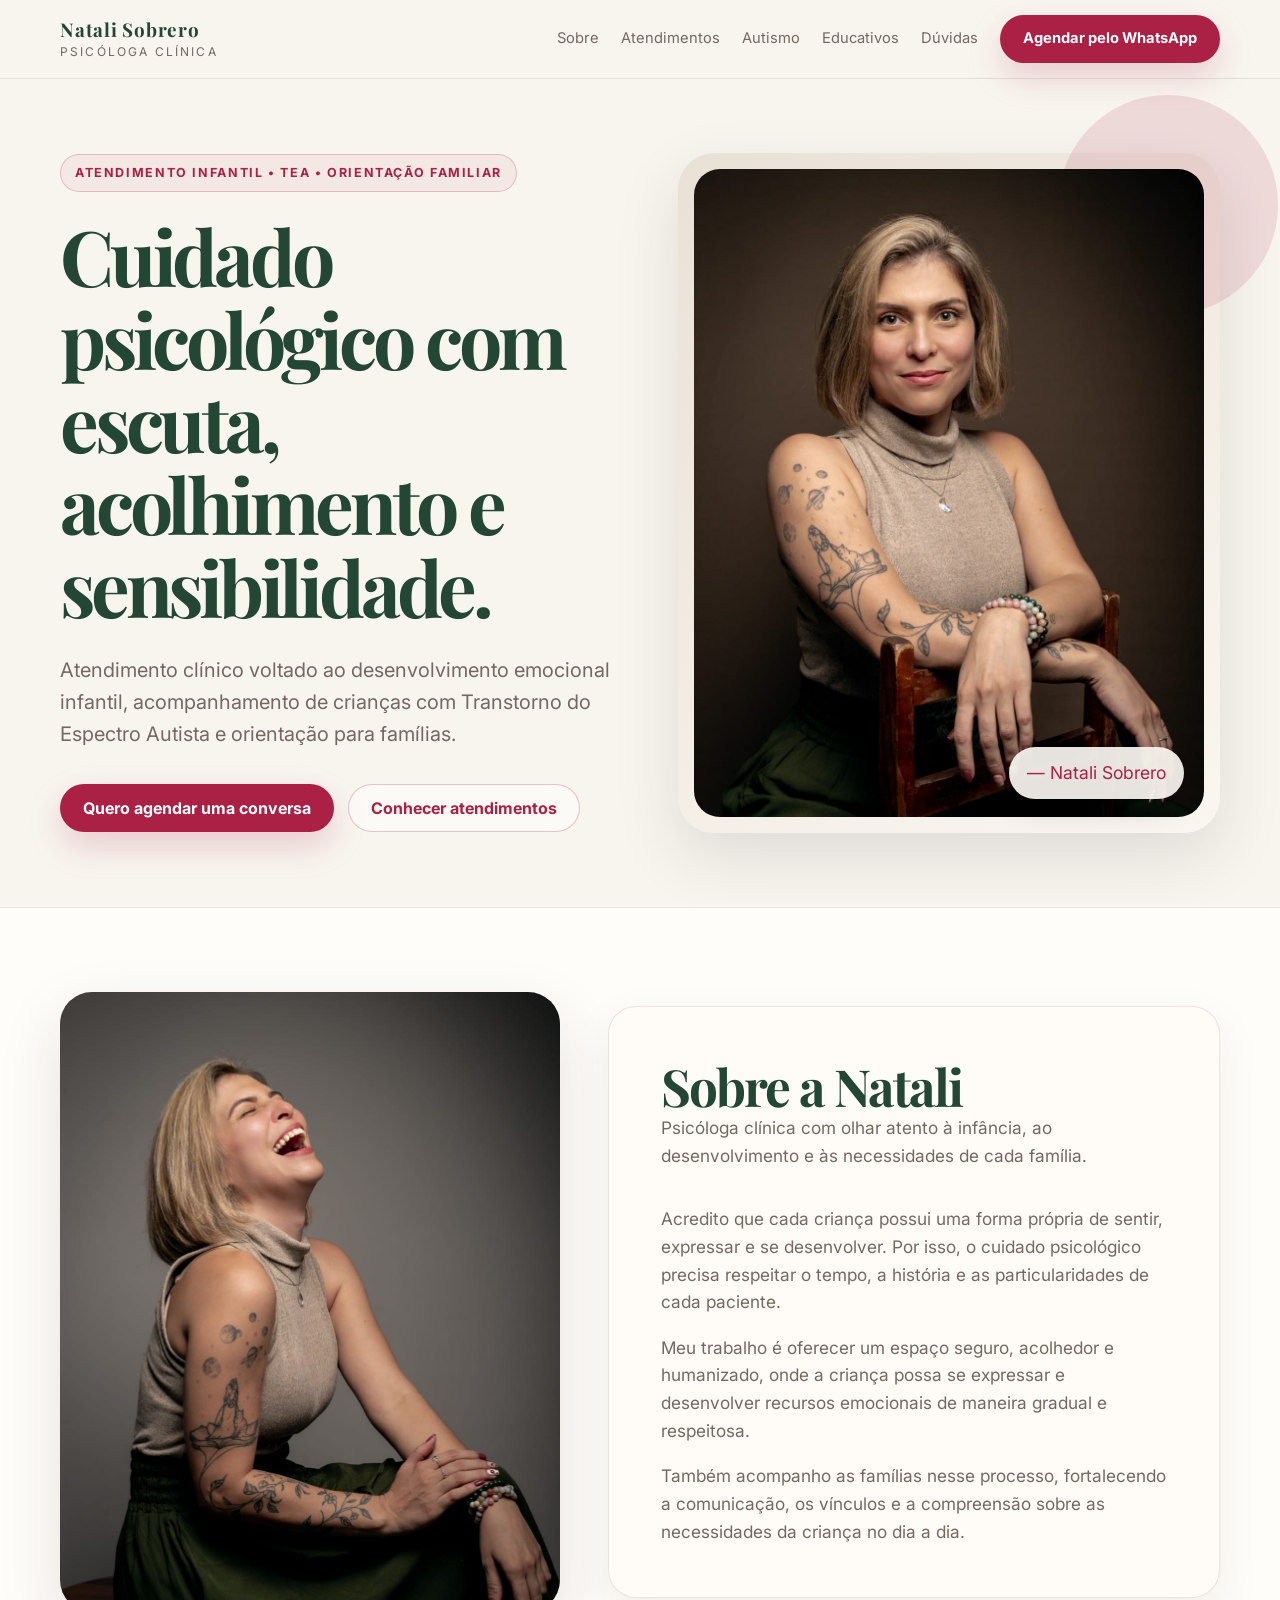
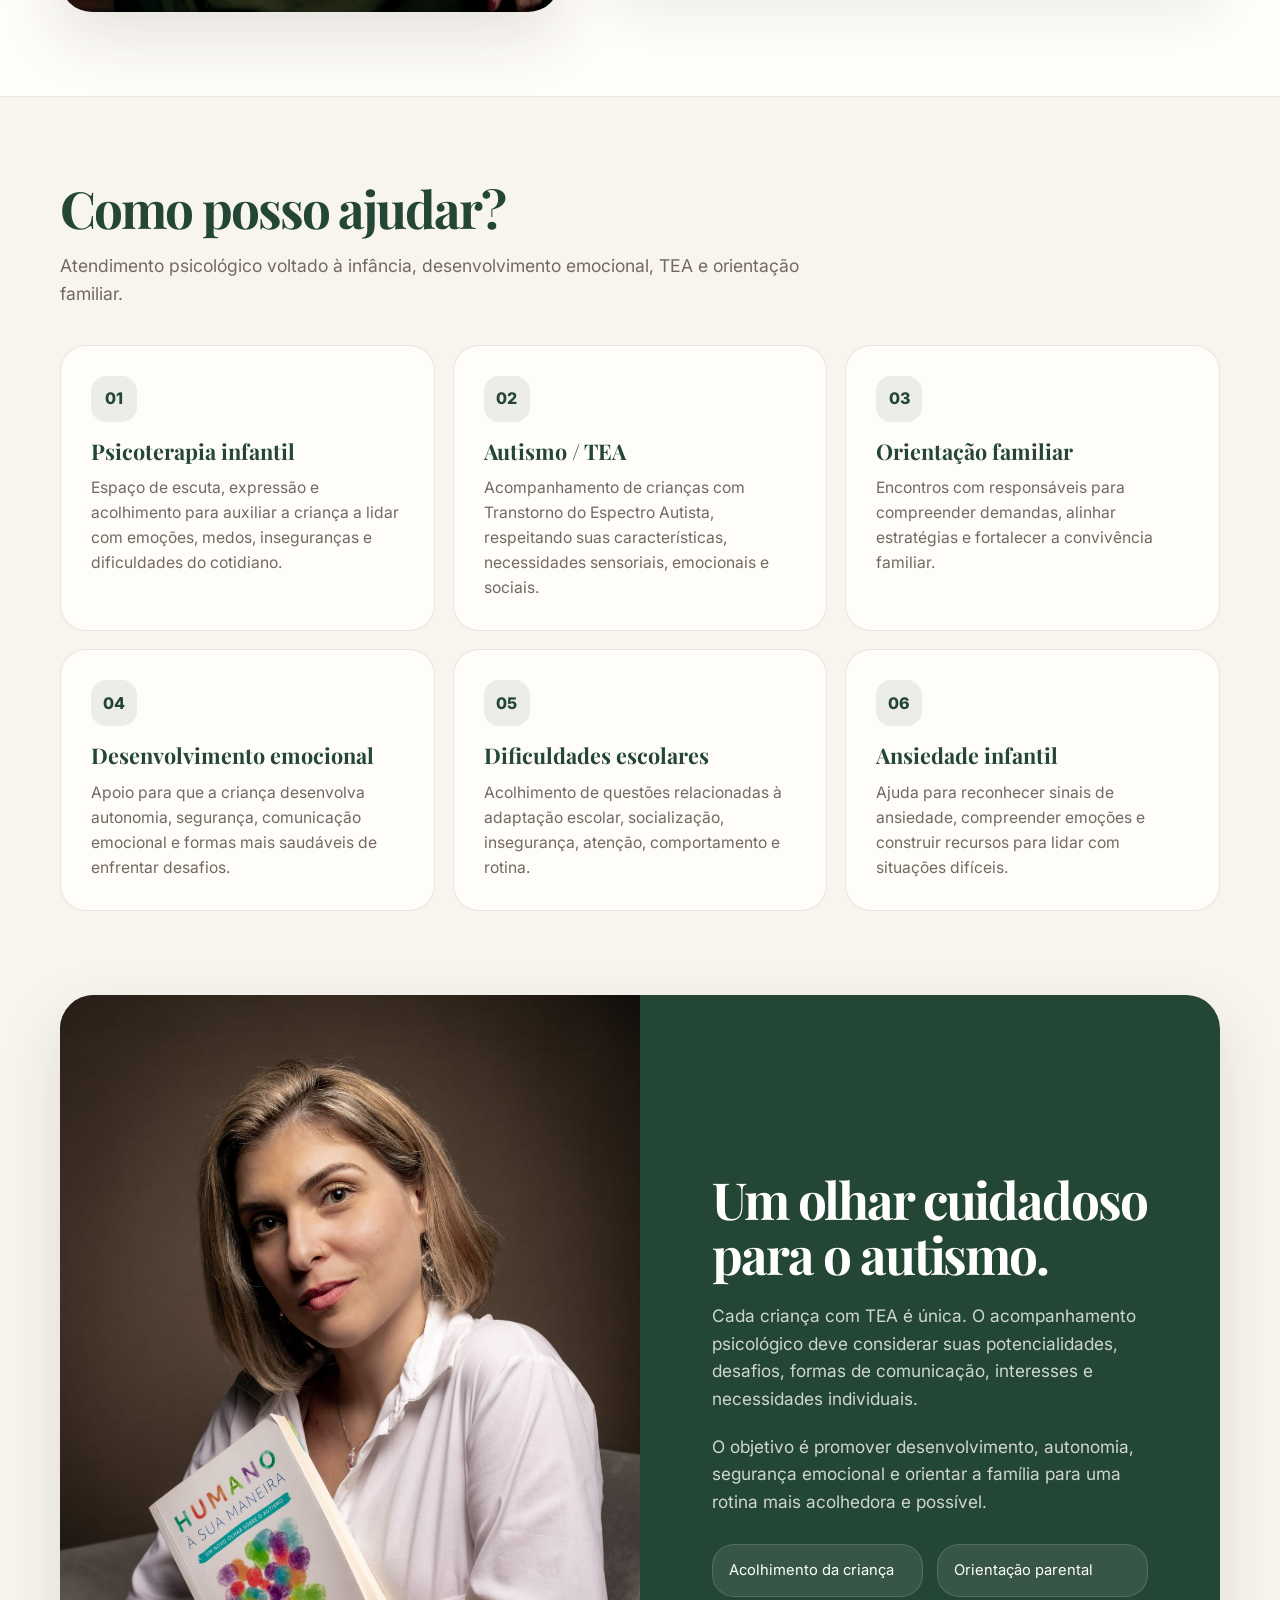
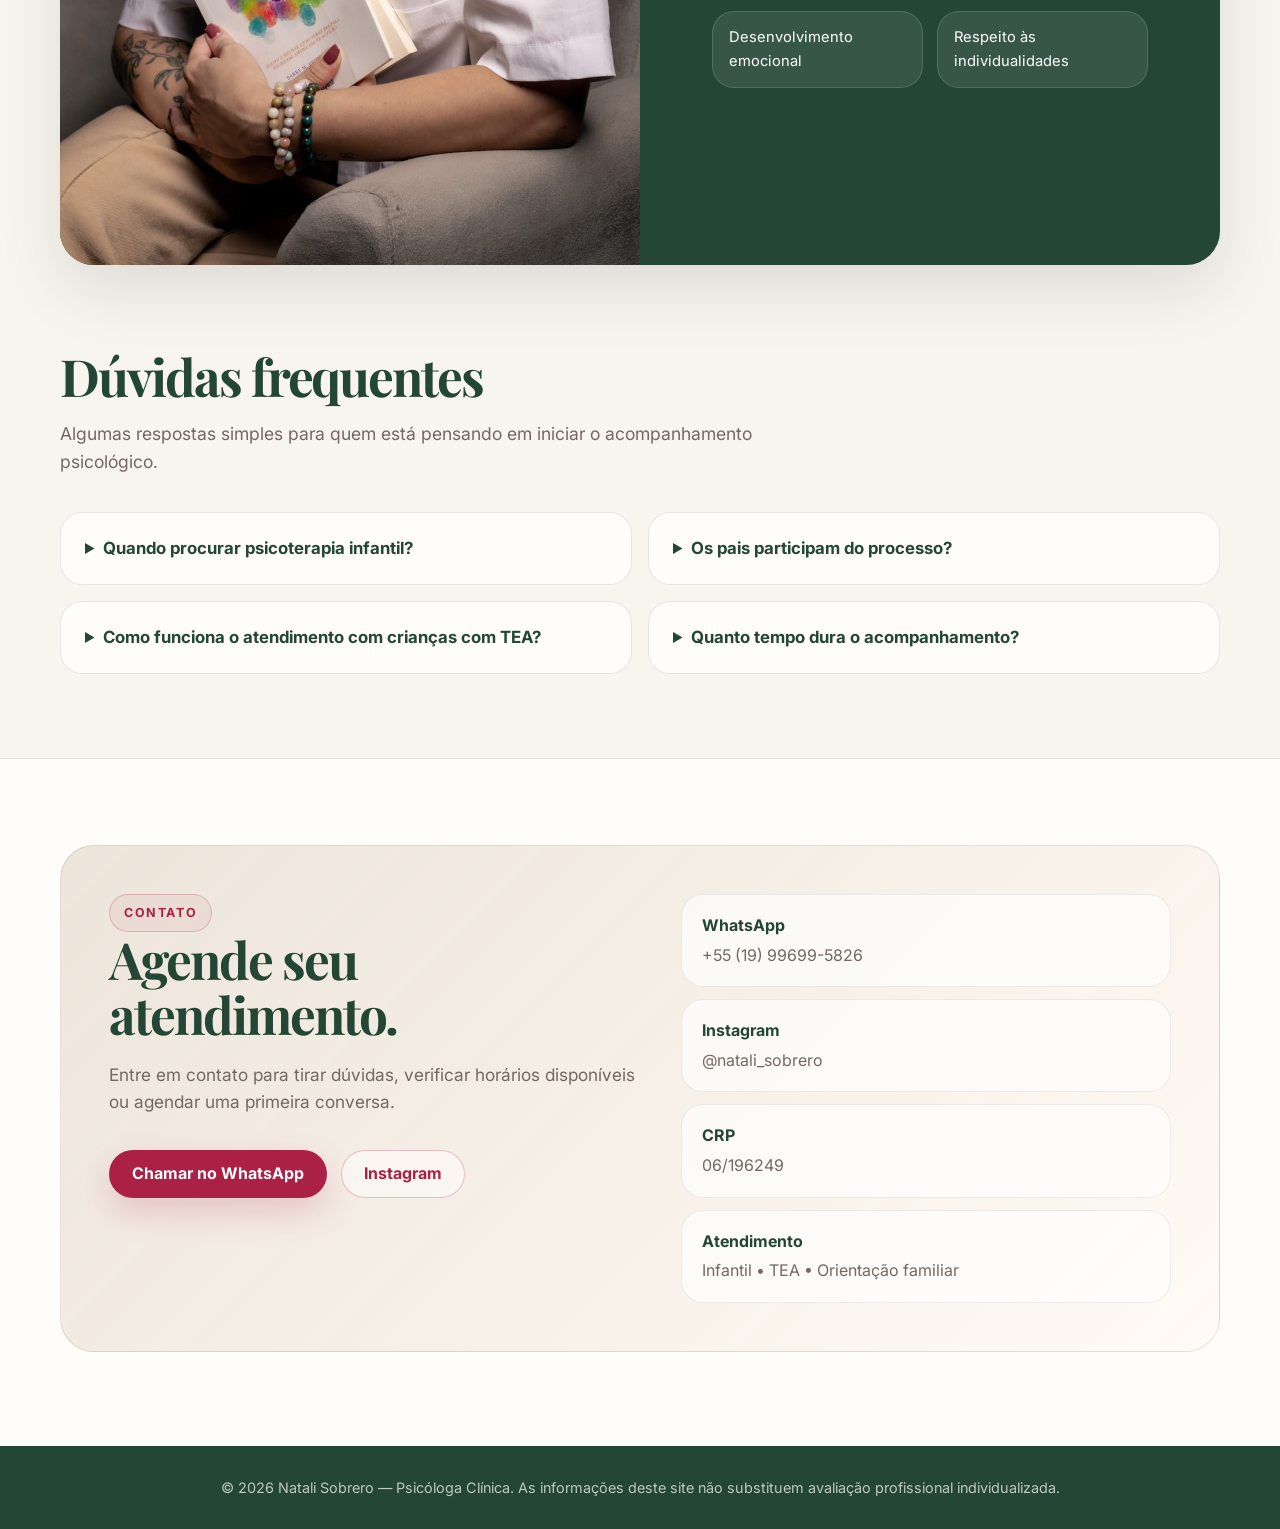
<file: index.html>
<!DOCTYPE html>
<html lang="pt-BR">
<head>
  <meta charset="UTF-8" />
  <meta name="viewport" content="width=device-width, initial-scale=1.0" />
  <meta name="description" content="Natali Sobrero, psicóloga clínica com atendimento infantil, acolhimento a crianças com TEA e orientação familiar." />
  <title>Natali Sobrero | Psicóloga Clínica</title>
  <link rel="preconnect" href="https://fonts.googleapis.com">
  <link rel="preconnect" href="https://fonts.gstatic.com" crossorigin>
  <link href="https://fonts.googleapis.com/css2?family=Playfair+Display:wght@600;700&family=Inter:wght@400;500;600;700&display=swap" rel="stylesheet">
  <style>
    :root {
      --bg: #F8F5EF;
      --paper: #FFFCF8;
      --text: #2E2926;
      --muted: #746861;
      --green: #244634;
      --green-2: #667D6B;
      --sand: #E6DDD1;
      --rose: #AA2145;
      --rose-dark: #861A37;
      --line: rgba(46, 41, 38, 0.11);
      --shadow: 0 24px 64px rgba(42, 36, 32, 0.12);
      --radius: 28px;
      --max: 1160px;
    }

    * {
      box-sizing: border-box;
    }

    html {
      scroll-behavior: smooth;
    }

::selection {
      background: rgba(170, 33, 69, 0.18);
      color: var(--green);
    }

    body {
      background-image:
        radial-gradient(circle at 91% 13%, rgba(170, 33, 69, 0.065), transparent 24%),
        radial-gradient(circle at 7% 72%, rgba(36, 70, 52, 0.045), transparent 28%);
      margin: 0;
      font-family:'Inter',-apple-system,BlinkMacSystemFont,'Segoe UI',Roboto,'Helvetica Neue',Arial,sans-serif;
      background: var(--bg);
      color: var(--text);
      line-height: 1.6;
    }

    a {
      color: inherit;
      text-decoration: none;
    }

    h1,h2,h3,.brand strong{
      font-family:'Playfair Display', Georgia, serif;
    }

    img {
      display: block;
      max-width: 100%;
    }

    .container {
      width: min(var(--max), calc(100% - 40px));
      margin: 0 auto;
    }

    .topbar {
      position: sticky;
      top: 0;
      z-index: 50;
      background: rgba(248, 245, 239, 0.93);
      backdrop-filter: blur(16px);
      border-bottom: 1px solid var(--line);
    }

    .nav {
      height: 78px;
      display: flex;
      align-items: center;
      justify-content: space-between;
      gap: 24px;
    }

    .brand {
      display: flex;
      flex-direction: column;
      line-height: 1.1;
    }

    .brand strong {
      font-size: 1.18rem;
      letter-spacing: 0.04em;
      color: var(--green);
    }

    .brand span {
      margin-top: 5px;
      font-family: inherit;
      font-size: 0.75rem;
      text-transform: uppercase;
      letter-spacing: 0.18em;
      color: var(--muted);
    }

    .menu {
      display: flex;
      align-items: center;
      gap: 22px;
      font-family: inherit;
      font-size: 0.92rem;
      color: var(--muted);
    }

    .menu a:hover {
      color: var(--rose);
    }

    .btn {
      display: inline-flex;
      align-items: center;
      justify-content: center;
      gap: 10px;
      min-height: 48px;
      padding: 0 22px;
      border-radius: 999px;
      border: 1px solid transparent;
      font-family: inherit;
      font-weight: 700;
      cursor: pointer;
      transition: 0.2s ease;
    }

    .btn-primary {
      background: var(--rose);
      color: #fff;
      box-shadow: 0 14px 34px rgba(170, 33, 69, 0.20);
    }

    .btn-primary:hover {
      background: var(--rose-dark);
      transform: translateY(-1px);
    }

    .btn-outline {
      border-color: rgba(170, 33, 69, 0.26);
      color: var(--rose);
      background: rgba(255, 255, 255, 0.48);
    }

    .hero {
      padding: 74px 0 74px;
      overflow: hidden;
    }

    .hero-grid {
      display: grid;
      grid-template-columns: 1.02fr 0.98fr;
      align-items: center;
      gap: 54px;
    }

    .eyebrow {
      display: inline-flex;
      padding: 8px 14px;
      border: 1px solid rgba(170, 33, 69, 0.23);
      border-radius: 999px;
      background: rgba(170, 33, 69, 0.06);
      color: var(--rose);
      font-family: inherit;
      font-size: 0.78rem;
      font-weight: 700;
      letter-spacing: 0.13em;
      text-transform: uppercase;
    }

    h1, h2, h3 {
      margin: 0;
      line-height: 1.08;
      color: var(--green);
    }

    h1 {
      margin-top: 22px;
      font-size: clamp(2.6rem, 6vw, 5.6rem);
      letter-spacing: -0.055em;
    }

    .hero p {
      margin: 26px 0 0;
      max-width: 610px;
      font-size: clamp(1.05rem, 2vw, 1.25rem);
      color: var(--muted);
    }

    .hero-actions {
      display: flex;
      flex-wrap: wrap;
      gap: 14px;
      margin-top: 34px;
    }

    .hero-card {
      position: relative;
      border-radius: 36px;
      background: linear-gradient(145deg, #E9E1D6, #FAF6F0);
      padding: 16px;
      box-shadow: var(--shadow);
    }

    .hero-card::before {
      content: '';
      position: absolute;
      width: 220px;
      height: 220px;
      right: -58px;
      top: -58px;
      border-radius: 50%;
      background: rgba(170, 33, 69, 0.13);
      z-index: 0;
    }

    .hero-card img {
      position: relative;
      z-index: 1;
      width: 100%;
      height: min(660px, 72vh);
      object-fit: cover;
      object-position: center 22%;
      border-radius: 26px;
    }

    .signature {
      position: absolute;
      z-index: 2;
      right: 36px;
      bottom: 34px;
      padding: 12px 18px;
      border-radius: 999px;
      background: rgba(248, 245, 239, 0.93);
      color: var(--rose);
      font-size: 1.1rem;
      box-shadow: 0 10px 28px rgba(0, 0, 0, 0.16);
    }

    section {
      padding: 84px 0;
    }

    .section-title {
      max-width: 760px;
      margin-bottom: 36px;
    }

    .section-title h2 {
      font-size: clamp(2rem, 4vw, 3.6rem);
      letter-spacing: -0.04em;
    }

    .section-title p {
      margin: 16px 0 0;
      color: var(--muted);
      font-size: 1.1rem;
    }

    .about {
      background: #FFFDF9;
      border-top: 1px solid var(--line);
      border-bottom: 1px solid var(--line);
    }

    .about-grid {
      display: grid;
      grid-template-columns: 0.9fr 1.1fr;
      gap: 48px;
      align-items: center;
    }

    .about-photo {
      border-radius: 32px;
      overflow: hidden;
      box-shadow: var(--shadow);
    }

    .about-photo img {
      width: 100%;
      height: 620px;
      object-fit: cover;
      object-position: center 20%;
    }

    .text-card {
      background: var(--paper);
      border: 1px solid var(--line);
      border-radius: var(--radius);
      padding: clamp(28px, 5vw, 52px);
      box-shadow: 0 16px 46px rgba(42, 36, 32, 0.07);
    }

    .text-card p {
      margin: 0 0 18px;
      color: var(--muted);
      font-size: 1.08rem;
    }

    .text-card p:last-child {
      margin-bottom: 0;
    }

    .services-grid {
      display: grid;
      grid-template-columns: repeat(3, 1fr);
      gap: 18px;
    }

    .service-card {
      padding: 30px;
      border-radius: 26px;
      background: #FFFDF9;
      border: 1px solid var(--line);
      transition: 0.2s ease;
    }

    .service-card:hover {
      transform: translateY(-4px);
      box-shadow: 0 18px 42px rgba(42, 36, 32, 0.10);
    }

    .service-card .icon {
      width: 46px;
      height: 46px;
      border-radius: 15px;
      display: grid;
      place-items: center;
      background: rgba(102, 125, 107, 0.12);
      color: var(--green);
      font-family: inherit;
      font-weight: 800;
      margin-bottom: 18px;
    }

    .service-card h3 {
      font-size: 1.35rem;
      margin-bottom: 12px;
    }

    .service-card p {
      margin: 0;
      color: var(--muted);
      font-size: 0.98rem;
    }

    .banner {
      padding: 0;
    }

    .banner-inner {
      display: grid;
      grid-template-columns: 1fr 1fr;
      min-height: 560px;
      border-radius: 34px;
      overflow: hidden;
      background: var(--green);
      color: #fff;
      box-shadow: var(--shadow);
    }

    .banner-img img {
      width: 100%;
      height: 100%;
      object-fit: cover;
      object-position: center;
    }

    .banner-content {
      padding: clamp(34px, 6vw, 72px);
      display: flex;
      flex-direction: column;
      justify-content: center;
    }

    .banner-content h2 {
      color: #fff;
      font-size: clamp(2rem, 4vw, 3.3rem);
      letter-spacing: -0.04em;
    }

    .banner-content p {
      margin: 20px 0 0;
      color: rgba(255, 255, 255, 0.78);
      font-size: 1.08rem;
    }

    .topics {
      display: grid;
      grid-template-columns: repeat(2, 1fr);
      gap: 14px;
      margin-top: 28px;
    }

    .topic {
      padding: 14px 16px;
      border-radius: 22px;
      background: rgba(255, 255, 255, 0.09);
      border: 1px solid rgba(255, 255, 255, 0.14);
      font-family: inherit;
      font-size: 0.92rem;
    }

    .faq-grid {
      display: grid;
      grid-template-columns: repeat(2, 1fr);
      gap: 16px;
    }

    details {
      background: #FFFDF9;
      border: 1px solid var(--line);
      border-radius: 22px;
      padding: 22px 24px;
    }

    summary {
      cursor: pointer;
      font-weight: 700;
      color: var(--green);
      font-size: 1.05rem;
    }

    details p {
      margin: 14px 0 0;
      color: var(--muted);
    }

    .contact {
      padding: 86px 0 94px;
      background: #FFFDF9;
      border-top: 1px solid var(--line);
    }

    .contact-box {
      display: grid;
      grid-template-columns: 1fr 0.9fr;
      gap: 28px;
      align-items: stretch;
      padding: clamp(26px, 5vw, 48px);
      border-radius: 34px;
      background: linear-gradient(135deg, rgba(235, 226, 214, 0.90), rgba(255, 250, 244, 0.95));
      border: 1px solid var(--line);
    }

    .contact-box h2 {
      font-size: clamp(2rem, 4vw, 3.4rem);
      letter-spacing: -0.04em;
    }

    .contact-box p {
      margin: 18px 0 0;
      color: var(--muted);
      font-size: 1.08rem;
    }

    .contact-info {
      display: grid;
      gap: 12px;
      align-content: center;
    }

    .info-line {
      padding: 18px 20px;
      border-radius: 22px;
      background: rgba(255, 255, 255, 0.65);
      border: 1px solid rgba(46, 41, 38, 0.08);
      font-family: inherit;
      color: var(--muted);
    }

    .info-line strong {
      display: block;
      color: var(--green);
      margin-bottom: 4px;
    }

    footer {
      padding: 30px 0;
      background: var(--green);
      color: rgba(255, 255, 255, 0.7);
      font-family: inherit;
      font-size: 0.9rem;
      text-align: center;
    }

    .mobile-toggle {
      display: none;
      width: 44px;
      height: 44px;
      border-radius: 14px;
      border: 1px solid var(--line);
      background: #FFFDF9;
      color: var(--green);
      font-size: 1.4rem;
    }

    @media (max-width: 920px) {
      .mobile-toggle {
        display: inline-grid;
        place-items: center;
      }

      .menu {
        position: absolute;
        left: 20px;
        right: 20px;
        top: 88px;
        display: none;
        flex-direction: column;
        align-items: stretch;
        padding: 18px;
        border-radius: 22px;
        background: #FFFDF9;
        box-shadow: var(--shadow);
        border: 1px solid var(--line);
      }

      .menu.open {
        display: flex;
      }

      .hero-grid,
      .about-grid,
      .banner-inner,
      .contact-box {
        grid-template-columns: 1fr;
      }

      .hero {
        padding-top: 46px;
      }

      .hero-card img,
      .about-photo img {
        height: auto;
        max-height: none;
      }

      .services-grid {
        grid-template-columns: 1fr 1fr;
      }
    }

    @media (max-width: 640px) {
      .container {
        width: min(100% - 28px, var(--max));
      }

      .nav {
        height: 70px;
      }

      .brand strong {
        font-size: 1rem;
      }

      .hero-actions,
      .btn {
        width: 100%;
      }

      .services-grid,
      .faq-grid,
      .topics {
        grid-template-columns: 1fr;
      }

      section {
        padding: 62px 0;
      }

      .signature {
        right: 20px;
        bottom: 20px;
        font-size: 0.95rem;
      }
    }
  
    a, button {
      transition: transform .22s ease, box-shadow .22s ease, background-color .22s ease, border-color .22s ease;
    }

    .btn-primary:hover,
    .cta:hover {
      transform: translateY(-2px);
    }

  </style>
</head>
<body>
  <header class="topbar">
    <div class="container nav">
      <a href="#inicio" class="brand" aria-label="Página inicial">
        <strong>Natali Sobrero</strong>
        <span>Psicóloga Clínica</span>
      </a>

      <button class="mobile-toggle" type="button" aria-label="Abrir menu" onclick="toggleMenu()">☰</button>

      <nav class="menu" id="menu">
        <a href="#sobre">Sobre</a>
        <a href="#atendimentos">Atendimentos</a>
        <a href="#autismo">Autismo</a>
        <a href="educativos/educativos.html">Educativos</a>
        <a href="#duvidas">Dúvidas</a>
        <a class="btn btn-primary" href="https://wa.me/5519996995826?text=Ol%C3%A1%2C%20tudo%20bem%3F%20Encontrei%20voc%C3%AA%20pelo%20site%20e%20gostaria%20de%20conversar%20sobre%20a%20possibilidade%20de%20agendamento." target="_blank" rel="noopener">Agendar pelo WhatsApp</a>
      </nav>
    </div>
  </header>

  <main id="inicio">
    <section class="hero">
      <div class="container hero-grid">
        <div>
          <span class="eyebrow">Atendimento infantil • TEA • Orientação familiar</span>
          <h1>Cuidado psicológico com escuta, acolhimento e sensibilidade.</h1>
          <p>
            Atendimento clínico voltado ao desenvolvimento emocional infantil, acompanhamento de crianças com Transtorno do Espectro Autista e orientação para famílias.
          </p>
          <div class="hero-actions">
            <a class="btn btn-primary" href="https://wa.me/5519996995826?text=Ol%C3%A1%2C%20tudo%20bem%3F%20Encontrei%20voc%C3%AA%20pelo%20site%20e%20gostaria%20de%20conversar%20sobre%20a%20possibilidade%20de%20agendamento." target="_blank" rel="noopener">Quero agendar uma conversa</a>
            <a class="btn btn-outline" href="#atendimentos">Conhecer atendimentos</a>
          </div>
        </div>

        <div class="hero-card">
          <img src="assets/natali-principal.jpeg" alt="Psicóloga Natali Sobrero" />
          <div class="signature">— Natali Sobrero</div>
        </div>
      </div>
    </section>

    <section class="about" id="sobre">
      <div class="container about-grid">
        <div class="about-photo">
          <img src="assets/natali-sorrindo.jpeg" alt="Natali Sobrero em ensaio profissional" />
        </div>

        <div class="text-card">
          <div class="section-title">
            <h2>Sobre a Natali</h2>
            <p>Psicóloga clínica com olhar atento à infância, ao desenvolvimento e às necessidades de cada família.</p>
          </div>
          <p>
            Acredito que cada criança possui uma forma própria de sentir, expressar e se desenvolver. Por isso, o cuidado psicológico precisa respeitar o tempo, a história e as particularidades de cada paciente.
          </p>
          <p>
            Meu trabalho é oferecer um espaço seguro, acolhedor e humanizado, onde a criança possa se expressar e desenvolver recursos emocionais de maneira gradual e respeitosa.
          </p>
          <p>
            Também acompanho as famílias nesse processo, fortalecendo a comunicação, os vínculos e a compreensão sobre as necessidades da criança no dia a dia.
          </p>
        </div>
      </div>
    </section>

    <section id="atendimentos">
      <div class="container">
        <div class="section-title">
          <h2>Como posso ajudar?</h2>
          <p>Atendimento psicológico voltado à infância, desenvolvimento emocional, TEA e orientação familiar.</p>
        </div>

        <div class="services-grid">
          <article class="service-card">
            <div class="icon">01</div>
            <h3>Psicoterapia infantil</h3>
            <p>Espaço de escuta, expressão e acolhimento para auxiliar a criança a lidar com emoções, medos, inseguranças e dificuldades do cotidiano.</p>
          </article>

          <article class="service-card">
            <div class="icon">02</div>
            <h3>Autismo / TEA</h3>
            <p>Acompanhamento de crianças com Transtorno do Espectro Autista, respeitando suas características, necessidades sensoriais, emocionais e sociais.</p>
          </article>

          <article class="service-card">
            <div class="icon">03</div>
            <h3>Orientação familiar</h3>
            <p>Encontros com responsáveis para compreender demandas, alinhar estratégias e fortalecer a convivência familiar.</p>
          </article>

          <article class="service-card">
            <div class="icon">04</div>
            <h3>Desenvolvimento emocional</h3>
            <p>Apoio para que a criança desenvolva autonomia, segurança, comunicação emocional e formas mais saudáveis de enfrentar desafios.</p>
          </article>

          <article class="service-card">
            <div class="icon">05</div>
            <h3>Dificuldades escolares</h3>
            <p>Acolhimento de questões relacionadas à adaptação escolar, socialização, insegurança, atenção, comportamento e rotina.</p>
          </article>

          <article class="service-card">
            <div class="icon">06</div>
            <h3>Ansiedade infantil</h3>
            <p>Ajuda para reconhecer sinais de ansiedade, compreender emoções e construir recursos para lidar com situações difíceis.</p>
          </article>
        </div>
      </div>
    </section>

    <section class="banner" id="autismo">
      <div class="container">
        <div class="banner-inner">
          <div class="banner-img">
            <img src="assets/natali-autismo.jpeg" alt="Natali Sobrero com livro sobre autismo" />
          </div>
          <div class="banner-content">
            <h2>Um olhar cuidadoso para o autismo.</h2>
            <p>
              Cada criança com TEA é única. O acompanhamento psicológico deve considerar suas potencialidades, desafios, formas de comunicação, interesses e necessidades individuais.
            </p>
            <p>
              O objetivo é promover desenvolvimento, autonomia, segurança emocional e orientar a família para uma rotina mais acolhedora e possível.
            </p>
            <div class="topics">
              <div class="topic">Acolhimento da criança</div>
              <div class="topic">Orientação parental</div>
              <div class="topic">Desenvolvimento emocional</div>
              <div class="topic">Respeito às individualidades</div>
            </div>
          </div>
        </div>
      </div>
    </section>

    <section id="duvidas">
      <div class="container">
        <div class="section-title">
          <h2>Dúvidas frequentes</h2>
          <p>Algumas respostas simples para quem está pensando em iniciar o acompanhamento psicológico.</p>
        </div>

        <div class="faq-grid">
          <details>
            <summary>Quando procurar psicoterapia infantil?</summary>
            <p>Quando a criança apresenta sofrimento emocional, mudanças importantes de comportamento, dificuldades de adaptação, ansiedade, insegurança, problemas escolares ou desafios na socialização.</p>
          </details>

          <details>
            <summary>Os pais participam do processo?</summary>
            <p>Sim. No atendimento infantil, a orientação aos responsáveis é parte importante do processo, pois ajuda a compreender melhor a criança e alinhar estratégias para o dia a dia.</p>
          </details>

          <details>
            <summary>Como funciona o atendimento com crianças com TEA?</summary>
            <p>O acompanhamento considera as características de cada criança, buscando acolher suas necessidades, favorecer o desenvolvimento e orientar a família de forma respeitosa.</p>
          </details>

          <details>
            <summary>Quanto tempo dura o acompanhamento?</summary>
            <p>Depende da demanda, da idade da criança, dos objetivos terapêuticos e da evolução ao longo do processo. Essa avaliação é feita de forma individualizada.</p>
          </details>
        </div>
      </div>
    </section>

    <section class="contact" id="contato">
      <div class="container contact-box">
        <div>
          <span class="eyebrow">Contato</span>
          <h2>Agende seu atendimento.</h2>
          <p>
            Entre em contato para tirar dúvidas, verificar horários disponíveis ou agendar uma primeira conversa.
          </p>
          <div class="hero-actions">
            <a class="btn btn-primary" href="https://wa.me/5519996995826?text=Ol%C3%A1%2C%20tudo%20bem%3F%20Encontrei%20voc%C3%AA%20pelo%20site%20e%20gostaria%20de%20conversar%20sobre%20a%20possibilidade%20de%20agendamento." target="_blank" rel="noopener">Chamar no WhatsApp</a>
            <a class="btn btn-outline" href="https://www.instagram.com/" target="_blank" rel="noopener">Instagram</a>
          </div>
        </div>

        <div class="contact-info">
          <div class="info-line">
            <strong>WhatsApp</strong>
            +55 (19) 99699-5826
          </div>
          <div class="info-line">
            <strong>Instagram</strong>
            @natali_sobrero
          </div>
          <div class="info-line">
            <strong>CRP</strong>
            06/196249
          </div>
          <div class="info-line">
            <strong>Atendimento</strong>
            Infantil • TEA • Orientação familiar
          </div>
        </div>
      </div>
    </section>
  </main>

  <footer>
    <div class="container">
      © <span id="year"></span> Natali Sobrero — Psicóloga Clínica. As informações deste site não substituem avaliação profissional individualizada.
    </div>
  
<span class="site-counter" id="contador-acessos" aria-live="polite"></span>
</footer>

  <script>
    function toggleMenu() {
      document.getElementById('menu').classList.toggle('open');
    }

    document.getElementById('year').textContent = new Date().getFullYear();
  </script>

<script>
async function atualizarContadorDeAcessos() {
  const contador = document.getElementById("contador-acessos");
  if (!contador) return;

  try {
    const resposta = await fetch(
      "https://api.counterapi.dev/v1/natali-sobrero/site/up",
      { cache: "no-store" }
    );

    if (!resposta.ok) throw new Error(`HTTP ${resposta.status}`);

    const dados = await resposta.json();
    const total =
      dados.count ??
      dados.value ??
      dados.data?.count ??
      dados.data?.value;

    if (typeof total === "number") {
      contador.textContent =
        `👁️ ${new Intl.NumberFormat("pt-BR").format(total)} acessos`;
    } else {
      contador.textContent = "";
    }
  } catch (erro) {
    console.warn("Não foi possível atualizar o contador de acessos.", erro);
    contador.textContent = "";
  }
}

atualizarContadorDeAcessos();
</script>

</body>
</html>
</file>
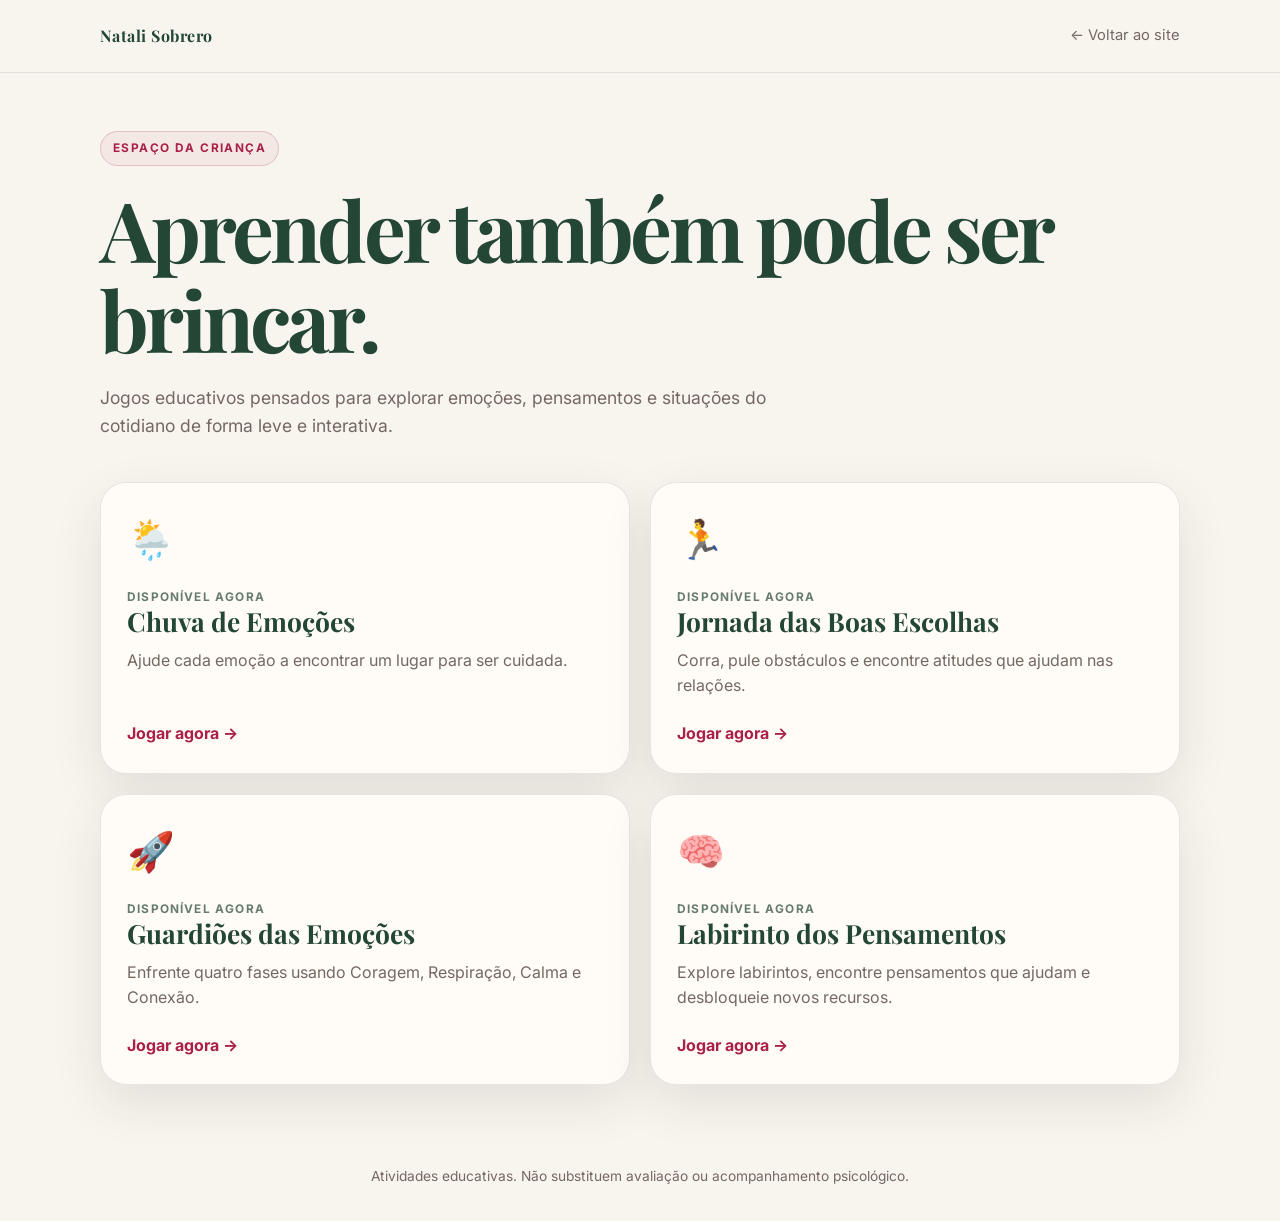
<file: educativos/educativos.html>
<!DOCTYPE html>
<html lang="pt-BR">
<head>
  <meta charset="UTF-8">
  <meta name="viewport" content="width=device-width, initial-scale=1.0">
  <link rel="preconnect" href="https://fonts.googleapis.com">
  <link rel="preconnect" href="https://fonts.gstatic.com" crossorigin>
  <link href="https://fonts.googleapis.com/css2?family=Playfair+Display:wght@600;700&family=Inter:wght@400;500;600;700&display=swap" rel="stylesheet">
  <link rel="stylesheet" href="educativos.css">
  <title>Educativos | Natali Sobrero</title>
  <meta name="description" content="Jogos educativos infantis sobre emoções, pensamentos, escolhas e estratégias de cuidado.">
</head>
<body>
  <header class="edu-head">
    <div class="wrap edu-nav">
      <a class="brand" href="../index.html">Natali Sobrero</a>
      <a class="back" href="../index.html">← Voltar ao site</a>
    </div>
  </header>

  <main>
    <div class="wrap">
      <span class="eyebrow">Espaço da Criança</span>
      <h1>Aprender também pode ser brincar.</h1>
      <p class="lead">
        Jogos educativos pensados para explorar emoções, pensamentos e situações do cotidiano de forma leve e interativa.
      </p>

      <section class="grid">
        <a class="card" href="jardim-das-emocoes.html">
          <div class="icon">🌦️</div>
          <span class="soon">Disponível agora</span>
          <h2>Chuva de Emoções</h2>
          <p>Ajude cada emoção a encontrar um lugar para ser cuidada.</p>
          <span class="go">Jogar agora →</span>
        </a>

        <a class="card" href="jornada-boas-escolhas.html">
          <div class="icon">🏃</div>
          <span class="soon">Disponível agora</span>
          <h2>Jornada das Boas Escolhas</h2>
          <p>Corra, pule obstáculos e encontre atitudes que ajudam nas relações.</p>
          <span class="go">Jogar agora →</span>
        </a>

        <a class="card" href="guardioes-das-emocoes.html">
          <div class="icon">🚀</div>
          <span class="soon">Disponível agora</span>
          <h2>Guardiões das Emoções</h2>
          <p>Enfrente quatro fases usando Coragem, Respiração, Calma e Conexão.</p>
          <span class="go">Jogar agora →</span>
        </a>

        <a class="card" href="labirinto-dos-pensamentos.html">
          <div class="icon">🧠</div>
          <span class="soon">Disponível agora</span>
          <h2>Labirinto dos Pensamentos</h2>
          <p>Explore labirintos, encontre pensamentos que ajudam e desbloqueie novos recursos.</p>
          <span class="go">Jogar agora →</span>
        </a>
      </section>
    </div>
  </main>

  <footer>
    <div class="wrap">
      Atividades educativas. Não substituem avaliação ou acompanhamento psicológico.
    </div>
  </footer>
</body>
</html>
</file>
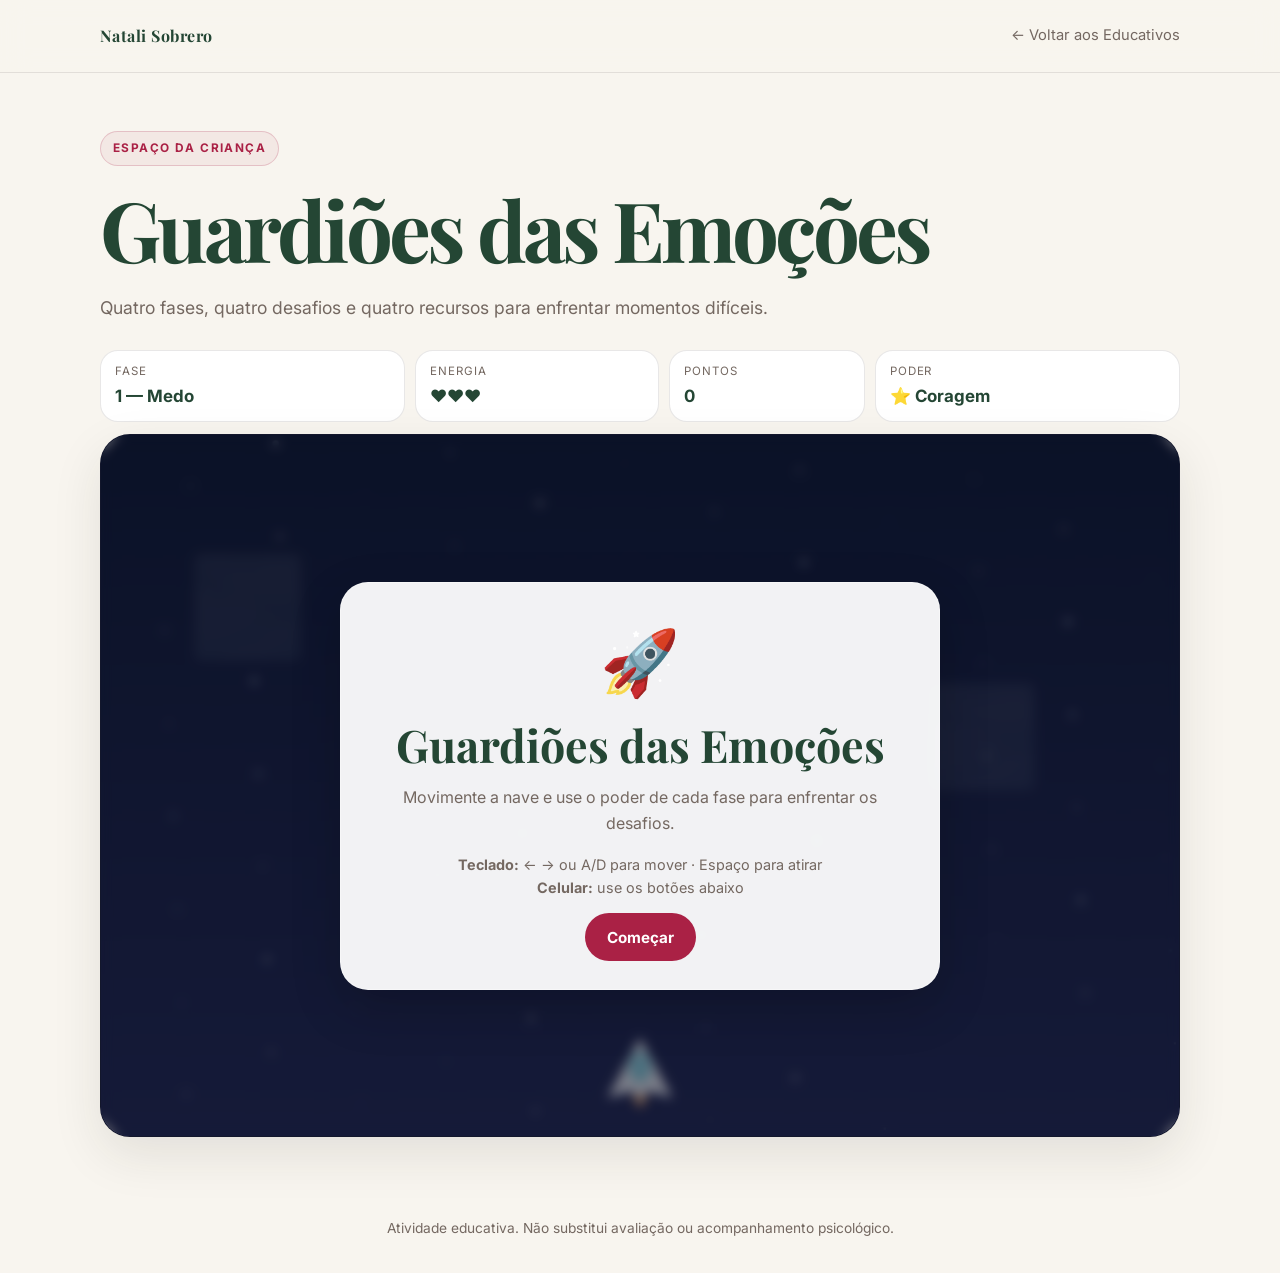
<file: educativos/guardioes-das-emocoes.html>
<!DOCTYPE html>
<html lang="pt-BR">
<head>
  <meta charset="UTF-8">
  <meta name="viewport" content="width=device-width, initial-scale=1.0">
  <link rel="preconnect" href="https://fonts.googleapis.com">
  <link rel="preconnect" href="https://fonts.gstatic.com" crossorigin>
  <link href="https://fonts.googleapis.com/css2?family=Playfair+Display:wght@600;700&family=Inter:wght@400;500;600;700&display=swap" rel="stylesheet">
  <link rel="stylesheet" href="educativos.css">
  <title>Guardiões das Emoções | Educativos</title>
  <meta name="description" content="Jogo arcade educativo infantil em quatro fases sobre medo, ansiedade, raiva e solidão.">
</head>
<body>
  <header class="edu-head">
    <div class="wrap edu-nav">
      <a class="brand" href="../index.html">Natali Sobrero</a>
      <a class="back" href="educativos.html">← Voltar aos Educativos</a>
    </div>
  </header>

  <main>
    <div class="wrap">
      <span class="eyebrow">Espaço da Criança</span>
      <h1>Guardiões das Emoções</h1>
      <p class="lead">Quatro fases, quatro desafios e quatro recursos para enfrentar momentos difíceis.</p>

      <section class="guardian-shell">
        <div class="guardian-hud">
          <div class="guardian-stat"><small>Fase</small><strong id="phaseLabel">1 — Medo</strong></div>
          <div class="guardian-stat"><small>Energia</small><strong id="livesLabel">❤️❤️❤️</strong></div>
          <div class="guardian-stat"><small>Pontos</small><strong id="scoreLabel">0</strong></div>
          <div class="guardian-stat"><small>Poder</small><strong id="weaponLabel">⭐ Coragem</strong></div>
        </div>

        <div class="guardian-stage" id="guardianStage">
          <canvas id="guardianCanvas" width="1000" height="650"></canvas>

          <div class="guardian-overlay active" id="guardianStart">
            <div class="guardian-card">
              <div class="guardian-symbol">🚀</div>
              <h2>Guardiões das Emoções</h2>
              <p>Movimente a nave e use o poder de cada fase para enfrentar os desafios.</p>
              <p class="guardian-help">
                <strong>Teclado:</strong> ← → ou A/D para mover · Espaço para atirar<br>
                <strong>Celular:</strong> use os botões abaixo
              </p>
              <button class="primary-btn" id="guardianStartBtn" type="button">Começar</button>
            </div>
          </div>

          <div class="guardian-overlay" id="guardianPhase">
            <div class="guardian-card">
              <div class="guardian-symbol" id="phaseSymbol">👻</div>
              <span class="guardian-kicker" id="phaseKicker">FASE 1</span>
              <h2 id="phaseTitle">Medo</h2>
              <p id="phaseDescription">Use a Coragem para iluminar os fantasmas que aparecem pelo caminho.</p>
              <div class="guardian-weapon" id="phaseWeapon">⭐ Poder: Coragem</div>
              <button class="primary-btn" id="phaseContinueBtn" type="button">Começar fase</button>
            </div>
          </div>

          <div class="guardian-overlay" id="guardianEnd">
            <div class="guardian-card">
              <div class="guardian-symbol">🌈</div>
              <h2>Você completou a jornada!</h2>
              <p id="guardianSummary">Você descobriu quatro recursos importantes.</p>
              <div class="guardian-powers">
                <span>⭐ Coragem</span>
                <span>🌬️ Respiração</span>
                <span>💧 Calma</span>
                <span>❤️ Conexão</span>
              </div>
              <button class="primary-btn" id="guardianRestartBtn" type="button">Jogar novamente</button>
            </div>
          </div>

          <div class="guardian-message" id="guardianMessage" aria-live="polite"></div>
        </div>

        <div class="guardian-controls">
          <button id="guardianLeft" type="button">⬅️</button>
          <button id="guardianShoot" type="button">✨ Atirar</button>
          <button id="guardianRight" type="button">➡️</button>
        </div>
      </section>
    </div>
  </main>

  <footer>
    <div class="wrap">Atividade educativa. Não substitui avaliação ou acompanhamento psicológico.</div>
  </footer>

  <script src="js/guardioes-das-emocoes.js"></script>
</body>
</html>
</file>
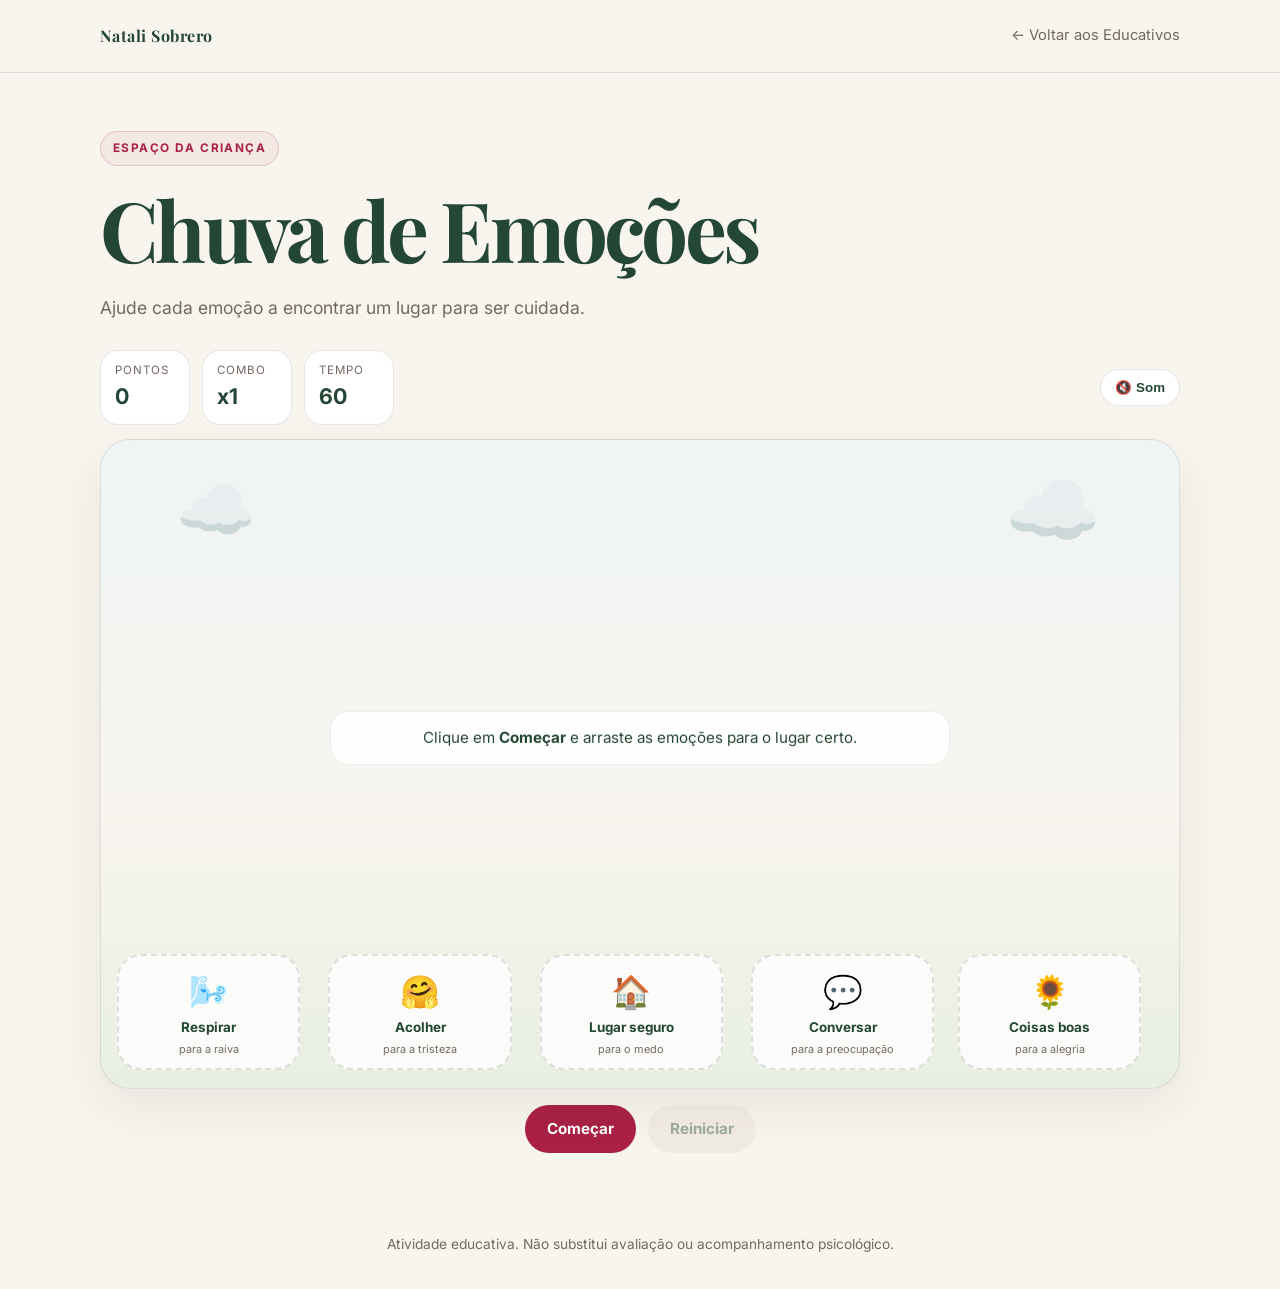
<file: educativos/jardim-das-emocoes.html>
<!DOCTYPE html>
<html lang="pt-BR">
<head>
  <meta charset="UTF-8">
  <meta name="viewport" content="width=device-width, initial-scale=1.0">
  <link rel="preconnect" href="https://fonts.googleapis.com">
  <link rel="preconnect" href="https://fonts.gstatic.com" crossorigin>
  <link href="https://fonts.googleapis.com/css2?family=Playfair+Display:wght@600;700&family=Inter:wght@400;500;600;700&display=swap" rel="stylesheet">
  <link rel="stylesheet" href="educativos.css">
  <title>Chuva de Emoções | Educativos</title>
  <meta name="description" content="Jogo educativo infantil para reconhecer emoções e relacioná-las a formas de cuidado e regulação.">
</head>
<body>
  <header class="edu-head">
    <div class="wrap edu-nav">
      <a class="brand" href="../index.html">Natali Sobrero</a>
      <a class="back" href="educativos.html">← Voltar aos Educativos</a>
    </div>
  </header>

  <main>
    <div class="wrap">
      <span class="eyebrow">Espaço da Criança</span>
      <h1>Chuva de Emoções</h1>
      <p class="lead">
        Ajude cada emoção a encontrar um lugar para ser cuidada.
      </p>

      <section class="rain-game-shell">
        <div class="rain-hud">
          <div class="hud-item"><small>Pontos</small><strong id="score">0</strong></div>
          <div class="hud-item"><small>Combo</small><strong id="combo">x1</strong></div>
          <div class="hud-item"><small>Tempo</small><strong id="timer">60</strong></div>
          <button class="sound-toggle" id="soundToggle" type="button" aria-pressed="false">🔇 Som</button>
        </div>

        <div class="rain-stage" id="rainStage" aria-label="Área do jogo">
          <div class="cloud cloud-a">☁️</div>
          <div class="cloud cloud-b">☁️</div>

          <div class="drop-zone zone-breathe" data-zone="raiva">
            <span>🌬️</span>
            <strong>Respirar</strong>
            <small>para a raiva</small>
          </div>

          <div class="drop-zone zone-care" data-zone="tristeza">
            <span>🤗</span>
            <strong>Acolher</strong>
            <small>para a tristeza</small>
          </div>

          <div class="drop-zone zone-safe" data-zone="medo">
            <span>🏠</span>
            <strong>Lugar seguro</strong>
            <small>para o medo</small>
          </div>

          <div class="drop-zone zone-talk" data-zone="preocupacao">
            <span>💬</span>
            <strong>Conversar</strong>
            <small>para a preocupação</small>
          </div>

          <div class="drop-zone zone-good" data-zone="alegria">
            <span>🌻</span>
            <strong>Coisas boas</strong>
            <small>para a alegria</small>
          </div>

          <div class="game-message" id="gameMessage">
            Clique em <strong>Começar</strong> e arraste as emoções para o lugar certo.
          </div>
        </div>

        <div class="rain-controls">
          <button class="primary-btn" id="startGame" type="button">Começar</button>
          <button class="secondary-btn" id="restartGame" type="button" disabled>Reiniciar</button>
        </div>
      </section>
    </div>
  </main>

  <footer>
    <div class="wrap">Atividade educativa. Não substitui avaliação ou acompanhamento psicológico.</div>
  </footer>

  <script src="js/chuva-de-emocoes.js"></script>
</body>
</html>
</file>
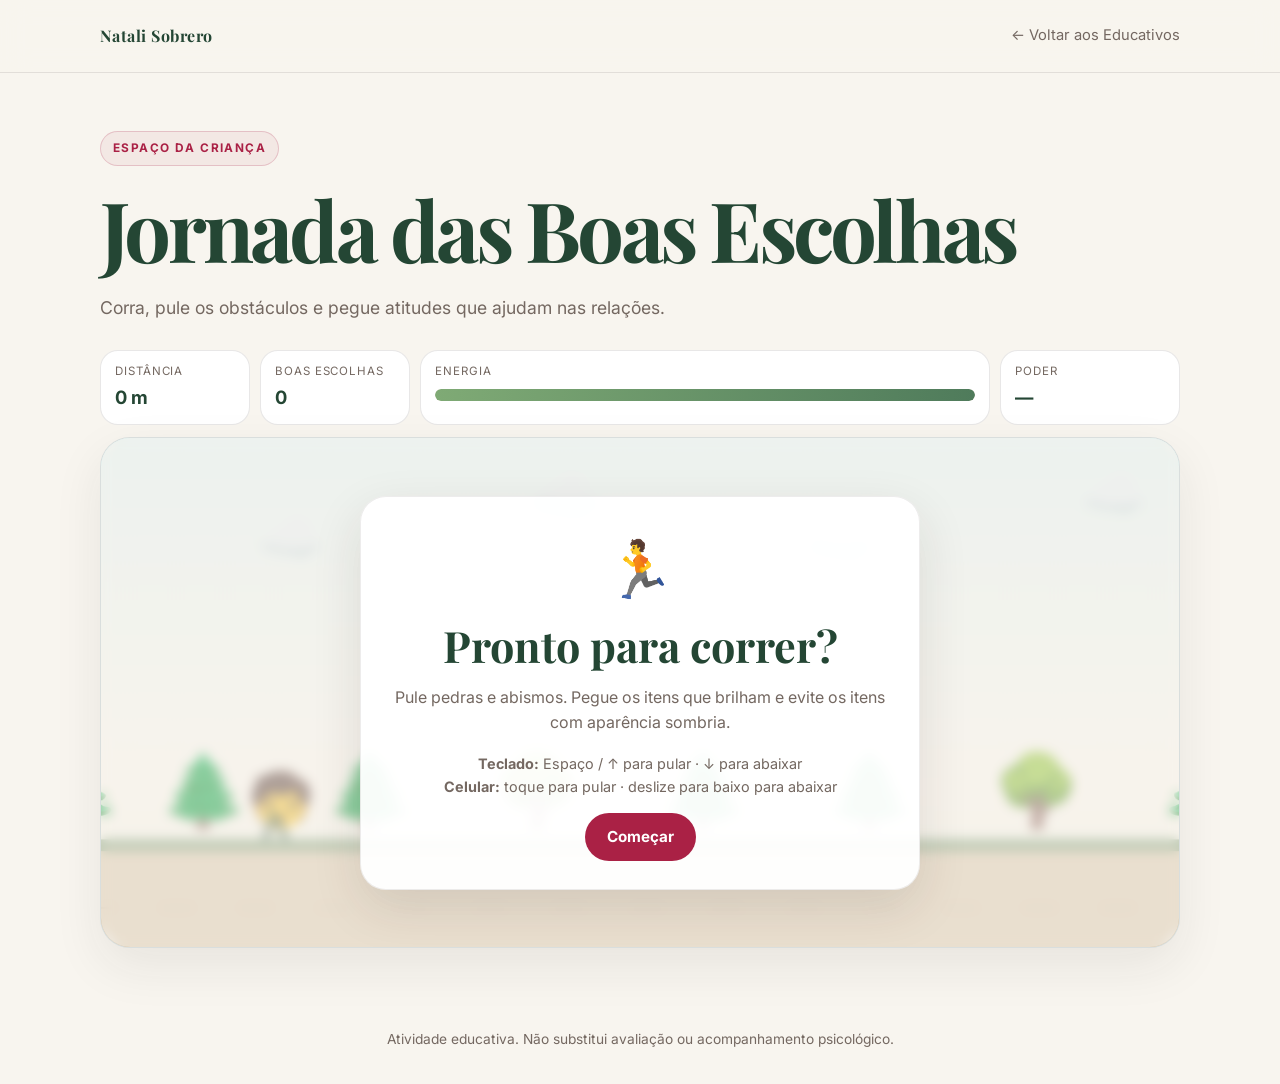
<file: educativos/jornada-boas-escolhas.html>
<!DOCTYPE html>
<html lang="pt-BR">
<head>
  <meta charset="UTF-8">
  <meta name="viewport" content="width=device-width, initial-scale=1.0">
  <link rel="preconnect" href="https://fonts.googleapis.com">
  <link rel="preconnect" href="https://fonts.gstatic.com" crossorigin>
  <link href="https://fonts.googleapis.com/css2?family=Playfair+Display:wght@600;700&family=Inter:wght@400;500;600;700&display=swap" rel="stylesheet">
  <link rel="stylesheet" href="educativos.css">
  <title>Jornada das Boas Escolhas | Educativos</title>
  <meta name="description" content="Jogo educativo infantil em estilo corrida lateral sobre escolhas sociais, empatia e regulação emocional.">
</head>
<body>
  <header class="edu-head">
    <div class="wrap edu-nav">
      <a class="brand" href="../index.html">Natali Sobrero</a>
      <a class="back" href="educativos.html">← Voltar aos Educativos</a>
    </div>
  </header>

  <main>
    <div class="wrap">
      <span class="eyebrow">Espaço da Criança</span>
      <h1>Jornada das Boas Escolhas</h1>
      <p class="lead">Corra, pule os obstáculos e pegue atitudes que ajudam nas relações.</p>

      <section class="runner-shell">
        <div class="runner-hud">
          <div class="runner-stat"><small>Distância</small><strong><span id="distance">0</span> m</strong></div>
          <div class="runner-stat"><small>Boas escolhas</small><strong id="goodChoices">0</strong></div>
          <div class="runner-stat energy-stat">
            <small>Energia</small>
            <div class="energy-bar"><span id="energyFill"></span></div>
          </div>
          <div class="runner-stat"><small>Poder</small><strong id="powerLabel">—</strong></div>
        </div>

        <div class="runner-stage" id="runnerStage" aria-label="Área do jogo">
          <canvas id="gameCanvas" width="1100" height="520"></canvas>

          <div class="runner-overlay active" id="startOverlay">
            <div class="runner-card">
              <span class="runner-icon">🏃</span>
              <h2>Pronto para correr?</h2>
              <p>Pule pedras e abismos. Pegue os itens que brilham e evite os itens com aparência sombria.</p>
              <p class="runner-help"><strong>Teclado:</strong> Espaço / ↑ para pular · ↓ para abaixar<br><strong>Celular:</strong> toque para pular · deslize para baixo para abaixar</p>
              <button type="button" class="primary-btn" id="startRunner">Começar</button>
            </div>
          </div>

          <div class="runner-overlay" id="endOverlay">
            <div class="runner-card">
              <span class="runner-icon">🌱</span>
              <h2>Todo mundo pode tentar novamente.</h2>
              <p id="endSummary">Você avançou bastante!</p>
              <button type="button" class="primary-btn" id="restartRunner">Jogar novamente</button>
            </div>
          </div>

          <div class="runner-feedback" id="runnerFeedback" aria-live="polite"></div>
        </div>

        <div class="runner-mobile-controls">
          <button type="button" id="jumpBtn">⬆️ Pular</button>
          <button type="button" id="duckBtn">⬇️ Abaixar</button>
        </div>
      </section>
    </div>
  </main>

  <footer>
    <div class="wrap">Atividade educativa. Não substitui avaliação ou acompanhamento psicológico.</div>
  </footer>

  <script src="js/jornada-boas-escolhas.js"></script>
</body>
</html>
</file>
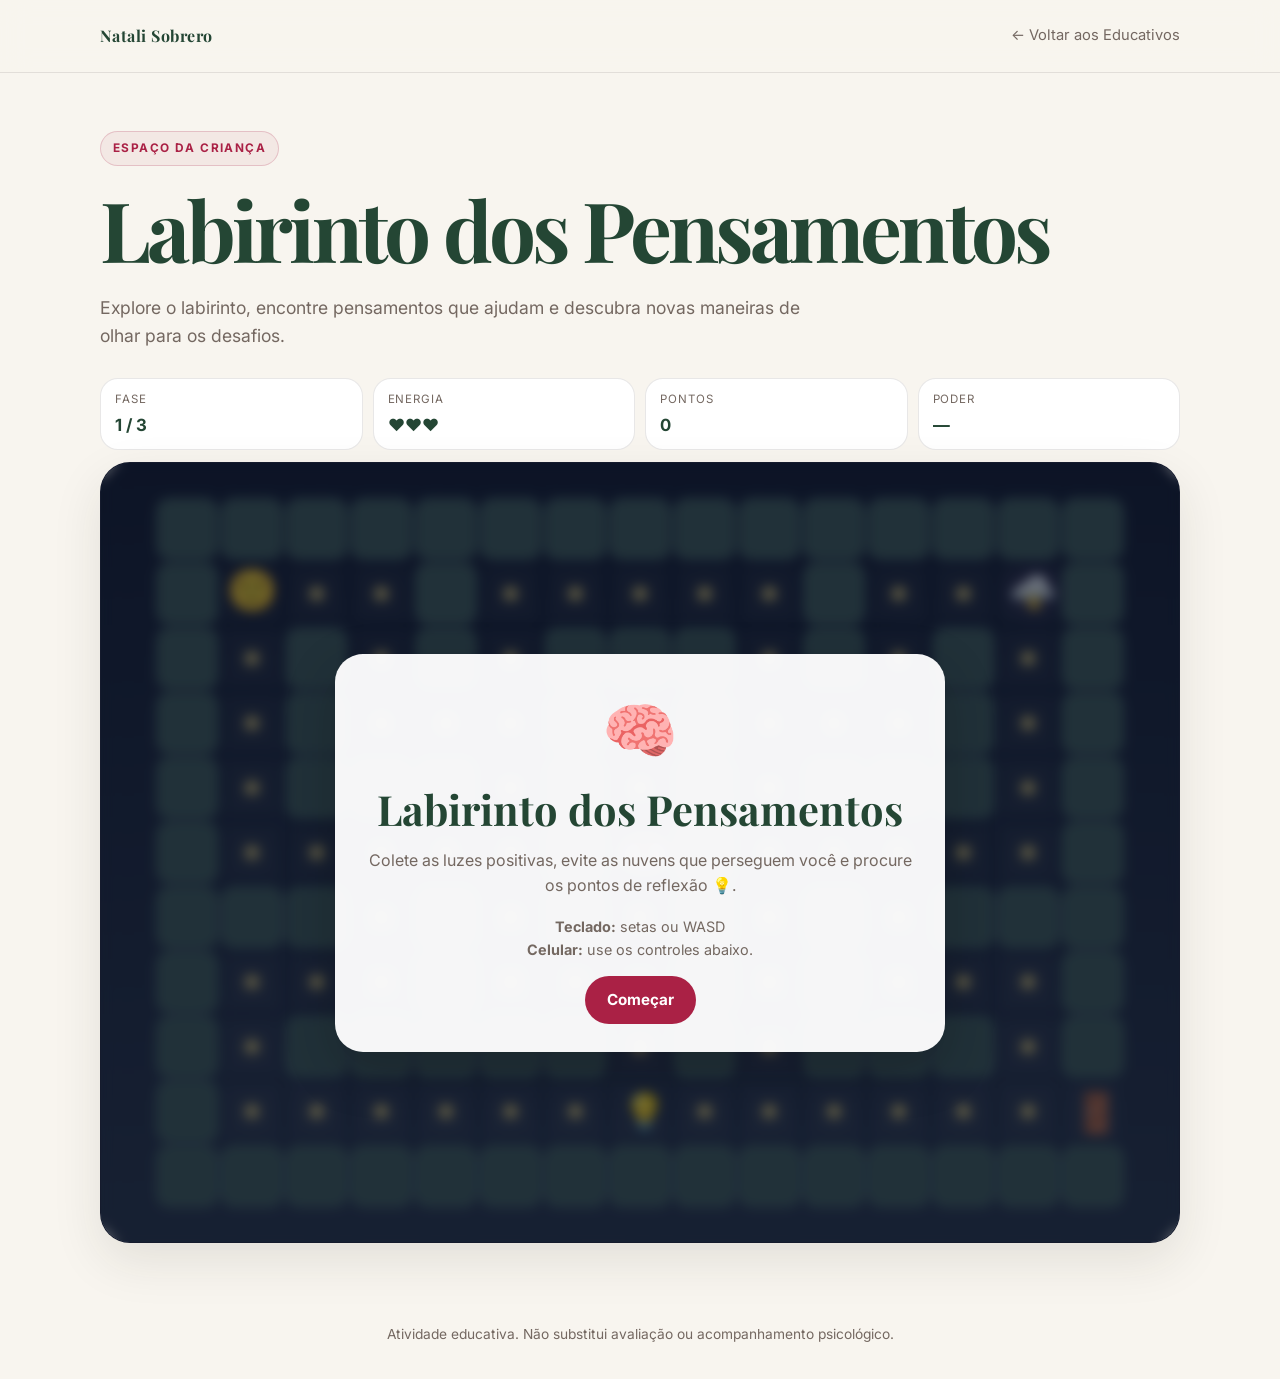
<file: educativos/labirinto-dos-pensamentos.html>
<!DOCTYPE html>
<html lang="pt-BR">
<head>
  <meta charset="UTF-8">
  <meta name="viewport" content="width=device-width, initial-scale=1.0">
  <link rel="preconnect" href="https://fonts.googleapis.com">
  <link rel="preconnect" href="https://fonts.gstatic.com" crossorigin>
  <link href="https://fonts.googleapis.com/css2?family=Playfair+Display:wght@600;700&family=Inter:wght@400;500;600;700&display=swap" rel="stylesheet">
  <link rel="stylesheet" href="educativos.css">
  <title>Labirinto dos Pensamentos | Educativos</title>
</head>
<body>
<header class="edu-head"><div class="wrap edu-nav">
  <a class="brand" href="../index.html">Natali Sobrero</a>
  <a class="back" href="educativos.html">← Voltar aos Educativos</a>
</div></header>

<main><div class="wrap">
  <span class="eyebrow">Espaço da Criança</span>
  <h1>Labirinto dos Pensamentos</h1>
  <p class="lead">Explore o labirinto, encontre pensamentos que ajudam e descubra novas maneiras de olhar para os desafios.</p>

  <section class="mind-shell">
    <div class="mind-hud">
      <div><small>Fase</small><strong id="mindLevel">1 / 3</strong></div>
      <div><small>Energia</small><strong id="mindLives">❤️❤️❤️</strong></div>
      <div><small>Pontos</small><strong id="mindScore">0</strong></div>
      <div><small>Poder</small><strong id="mindPower">—</strong></div>
    </div>

    <div class="mind-stage">
      <canvas id="mindCanvas" width="900" height="650"></canvas>

      <div class="mind-overlay active" id="mindStart">
        <div class="mind-card">
          <div class="mind-big">🧠</div>
          <h2>Labirinto dos Pensamentos</h2>
          <p>Colete as luzes positivas, evite as nuvens que perseguem você e procure os pontos de reflexão 💡.</p>
          <p class="mind-help"><strong>Teclado:</strong> setas ou WASD<br><strong>Celular:</strong> use os controles abaixo.</p>
          <button class="primary-btn" id="mindStartBtn">Começar</button>
        </div>
      </div>

      <div class="mind-overlay" id="reflectionOverlay">
        <div class="mind-card reflection-card">
          <div class="mind-big">💡</div>
          <span class="mind-kicker">PONTO DE REFLEXÃO</span>
          <h2 id="reflectionQuestion">“Eu não consigo fazer isso.”</h2>
          <p>Qual pensamento pode ajudar mais agora?</p>
          <div class="reflection-options">
            <button id="reflectionHelpful"></button>
            <button id="reflectionUnhelpful"></button>
          </div>
        </div>
      </div>

      <div class="mind-overlay" id="mindLevelOverlay">
        <div class="mind-card">
          <div class="mind-big">🌱</div>
          <span class="mind-kicker" id="mindLevelKicker">FASE CONCLUÍDA</span>
          <h2 id="mindLevelTitle">Muito bem!</h2>
          <p id="mindLevelText">Você encontrou novas possibilidades.</p>
          <button class="primary-btn" id="mindNextBtn">Próxima fase</button>
        </div>
      </div>

      <div class="mind-overlay" id="mindEnd">
        <div class="mind-card">
          <div class="mind-big">🌈</div>
          <h2>Você atravessou o labirinto!</h2>
          <p id="mindSummary"></p>
          <div class="mind-powers-list">
            <span>🛡️ Autoconfiança</span><span>🔦 Outra perspectiva</span>
            <span>🐢 Pausa</span><span>❤️ Autocompaixão</span>
          </div>
          <button class="primary-btn" id="mindRestartBtn">Jogar novamente</button>
        </div>
      </div>

      <div class="mind-message" id="mindMessage"></div>
    </div>

    <div class="mind-controls">
      <span></span><button data-dir="up">⬆️</button><span></span>
      <button data-dir="left">⬅️</button><button data-dir="down">⬇️</button><button data-dir="right">➡️</button>
    </div>
  </section>
</div></main>

<footer><div class="wrap">Atividade educativa. Não substitui avaliação ou acompanhamento psicológico.</div></footer>
<script src="js/labirinto-dos-pensamentos.js"></script>
</body>
</html>
</file>
<file: educativos/educativos.css>
:root{--bg:#F8F5EF;--paper:#FFFCF8;--text:#2E2926;--muted:#746861;--green:#244634;--green2:#667D6B;--rose:#AA2145;--rose-dark:#861A37;--sand:#E6DDD1;--line:rgba(46,41,38,.11);--shadow:0 18px 50px rgba(42,36,32,.10)}
*{box-sizing:border-box}html{scroll-behavior:smooth}body{margin:0;font-family:Inter,-apple-system,BlinkMacSystemFont,"Segoe UI",sans-serif;background:var(--bg);color:var(--text);line-height:1.6}a{color:inherit;text-decoration:none}.wrap{width:min(1080px,calc(100% - 32px));margin:auto}.edu-head{border-bottom:1px solid var(--line);background:rgba(248,245,239,.94);backdrop-filter:blur(14px);position:sticky;top:0;z-index:10}.edu-nav{min-height:72px;display:flex;align-items:center;justify-content:space-between;gap:20px}.brand{font-family:"Playfair Display",Georgia,serif;color:var(--green);font-weight:700;letter-spacing:.03em}.back{font-size:.92rem;color:var(--muted)}.back:hover{color:var(--rose)}main{padding:58px 0 80px}.eyebrow{display:inline-flex;border:1px solid rgba(170,33,69,.20);background:rgba(170,33,69,.06);color:var(--rose);border-radius:999px;padding:7px 12px;font-size:.74rem;font-weight:700;letter-spacing:.12em;text-transform:uppercase}h1,h2,h3{font-family:"Playfair Display",Georgia,serif;color:var(--green);line-height:1.08;margin:0}h1{font-size:clamp(2.5rem,7vw,5.2rem);letter-spacing:-.045em;margin-top:18px}.lead{max-width:720px;color:var(--muted);font-size:1.1rem;margin:20px 0 0}.grid{display:grid;grid-template-columns:repeat(2,minmax(0,1fr));gap:20px;margin-top:42px}.card{display:flex;flex-direction:column;min-height:250px;background:var(--paper);border:1px solid var(--line);border-radius:26px;padding:26px;box-shadow:var(--shadow);transition:.2s ease}.card:hover{transform:translateY(-3px);border-color:rgba(170,33,69,.22)}.icon{font-size:2.4rem;margin-bottom:18px}.card h2{font-size:1.65rem}.card p{color:var(--muted);margin:12px 0 22px}.card .go{margin-top:auto;color:var(--rose);font-weight:700}.soon{font-size:.74rem;text-transform:uppercase;letter-spacing:.1em;color:var(--green2);font-weight:700}.game-shell{margin-top:36px;background:var(--paper);border:1px solid var(--line);border-radius:28px;padding:34px;box-shadow:var(--shadow);text-align:center}.game-shell .big{font-size:4rem}.game-shell p{max-width:620px;margin:14px auto 0;color:var(--muted)}.btn{display:inline-flex;margin-top:24px;min-height:46px;align-items:center;justify-content:center;padding:0 20px;border-radius:999px;background:var(--rose);color:white;font-weight:700}.btn:hover{background:var(--rose-dark)}footer{padding:0 0 34px;color:var(--muted);font-size:.86rem;text-align:center}@media(max-width:700px){.grid{grid-template-columns:1fr}main{padding-top:40px}.edu-nav{min-height:64px}.card{min-height:220px}}


/* Jardim das Emoções */
.garden-game{text-align:left;padding:30px}.garden-top{display:flex;justify-content:space-between;gap:28px;align-items:flex-start;padding-bottom:24px;border-bottom:1px solid var(--line)}.garden-top h2{font-size:clamp(1.6rem,4vw,2.3rem);margin-top:5px}.garden-top p{margin:10px 0 0;max-width:700px}.step-label{font-size:.76rem;letter-spacing:.08em;text-transform:uppercase;color:var(--rose);font-weight:700}.garden-progress{display:flex;gap:7px;padding-top:8px}.progress-dot{width:10px;height:10px;border-radius:50%;background:var(--sand);transition:.2s}.progress-dot.active{background:var(--rose)}#gameArea{padding:30px 0 8px}.game-actions{display:flex;justify-content:space-between;gap:12px;padding-top:24px;border-top:1px solid var(--line)}.primary-btn,.secondary-btn{border:0;border-radius:999px;min-height:48px;padding:0 22px;font:700 .95rem Inter,sans-serif;cursor:pointer;transition:.2s}.primary-btn{background:var(--rose);color:#fff}.primary-btn:hover:not(:disabled){background:var(--rose-dark);transform:translateY(-1px)}.secondary-btn{background:var(--sand);color:var(--green)}.secondary-btn:hover:not(:disabled){filter:brightness(.97)}.primary-btn:disabled,.secondary-btn:disabled{opacity:.42;cursor:not-allowed}.emotion-grid{display:grid;grid-template-columns:repeat(3,minmax(0,1fr));gap:14px}.emotion-card{min-height:140px;border:1px solid var(--line);background:#fff;border-radius:22px;display:flex;flex-direction:column;align-items:center;justify-content:center;gap:8px;color:var(--green);font:700 1rem Inter,sans-serif;cursor:pointer;transition:.18s}.emotion-card:hover,.emotion-card.selected{border-color:rgba(170,33,69,.45);background:rgba(170,33,69,.055);transform:translateY(-2px)}.emotion-card.selected{box-shadow:inset 0 0 0 2px rgba(170,33,69,.18)}.emotion-emoji{font-size:3rem;line-height:1}.selected-emotion{display:flex;align-items:center;justify-content:center;gap:10px;color:var(--green);margin-bottom:22px}.selected-emotion span{font-size:2rem}.intensity-row{display:grid;grid-template-columns:repeat(5,minmax(0,1fr));gap:12px}.intensity-btn{border:1px solid var(--line);background:#fff;border-radius:20px;min-height:145px;padding:14px 8px;display:flex;flex-direction:column;gap:4px;align-items:center;justify-content:center;cursor:pointer;color:var(--green);transition:.18s}.intensity-btn:hover,.intensity-btn.selected{border-color:rgba(170,33,69,.45);background:rgba(170,33,69,.055);transform:translateY(-2px)}.intensity-face{font-size:2rem}.intensity-btn strong{font-size:1.4rem}.intensity-btn small{color:var(--muted)}.body-layout{display:grid;grid-template-columns:.7fr 1.6fr;gap:28px;align-items:center}.body-figure{min-height:330px;border-radius:28px;background:linear-gradient(180deg,rgba(102,125,107,.12),rgba(230,221,209,.42));display:flex;flex-direction:column;align-items:center;justify-content:center;color:var(--green)}.body-head{font-size:4rem;line-height:1}.body-torso{font-size:8rem;line-height:.85}.body-legs{font-size:4.5rem;line-height:.8}.body-options{display:grid;grid-template-columns:repeat(2,minmax(0,1fr));gap:12px}.body-btn{border:1px solid var(--line);background:#fff;border-radius:18px;padding:16px;text-align:left;display:flex;gap:12px;align-items:center;cursor:pointer;color:var(--green);transition:.18s}.body-btn span{font-size:1.6rem}.body-btn:hover,.body-btn.selected{border-color:rgba(170,33,69,.42);background:rgba(170,33,69,.055)}.strategy-grid{display:grid;grid-template-columns:repeat(3,minmax(0,1fr));gap:14px}.strategy-card{border:1px solid var(--line);background:#fff;border-radius:22px;padding:22px;text-align:left;display:flex;gap:14px;cursor:pointer;color:var(--green);transition:.18s}.strategy-card:hover,.strategy-card.selected{border-color:rgba(170,33,69,.42);background:rgba(170,33,69,.055);transform:translateY(-2px)}.strategy-icon{font-size:2rem}.strategy-card strong,.strategy-card small{display:block}.strategy-card small{margin-top:6px;color:var(--muted);font-weight:500;line-height:1.45}.garden-result{text-align:center;max-width:800px;margin:auto}.result-flower{font-size:4.5rem}.result-kicker{display:block;margin-top:8px;color:var(--rose);font-size:.8rem;letter-spacing:.1em;text-transform:uppercase;font-weight:700}.garden-result h2{font-size:clamp(2rem,5vw,3.4rem);margin-top:8px}.garden-result>p{max-width:620px;margin:14px auto;color:var(--muted)}.result-summary{display:grid;grid-template-columns:repeat(3,minmax(0,1fr));gap:12px;margin-top:28px}.result-summary div{background:rgba(230,221,209,.5);border-radius:18px;padding:16px}.result-summary small,.result-tip small{display:block;color:var(--muted);font-size:.75rem;text-transform:uppercase;letter-spacing:.08em}.result-summary strong{display:block;color:var(--green);margin-top:5px}.result-tip{margin-top:16px;padding:20px;border:1px solid rgba(170,33,69,.2);border-radius:20px;background:rgba(170,33,69,.05);display:flex;gap:15px;text-align:left;align-items:flex-start}.result-tip>span{font-size:2.2rem}.result-tip strong{display:block;color:var(--green);font-size:1.1rem;margin-top:3px}.result-tip p{margin:5px 0 0;color:var(--muted)}.result-note{font-size:.9rem}.result-actions{display:flex;justify-content:center;align-items:center;gap:18px;flex-wrap:wrap;margin-top:24px}.secondary-link{font-weight:700;color:var(--green)}.secondary-link:hover{color:var(--rose)}
@media(max-width:760px){.garden-game{padding:22px}.garden-top{display:block}.garden-progress{margin-top:16px}.emotion-grid{grid-template-columns:repeat(2,minmax(0,1fr))}.intensity-row{grid-template-columns:repeat(5,1fr);gap:7px}.intensity-btn{min-height:120px;padding:9px 3px}.intensity-btn small{font-size:.68rem}.body-layout{grid-template-columns:1fr}.body-figure{min-height:230px}.body-torso{font-size:6rem}.strategy-grid{grid-template-columns:1fr}.result-summary{grid-template-columns:1fr}}
@media(max-width:480px){.emotion-grid{grid-template-columns:1fr 1fr}.emotion-card{min-height:118px}.emotion-emoji{font-size:2.5rem}.body-options{grid-template-columns:1fr}.intensity-face{font-size:1.5rem}.intensity-btn strong{font-size:1.15rem}.game-actions{align-items:stretch}.primary-btn,.secondary-btn{padding:0 15px}}


/* Chuva de Emoções */
.rain-game-shell{margin-top:28px}.rain-hud{display:flex;align-items:center;gap:12px;flex-wrap:wrap;margin-bottom:14px}.hud-item{background:#fff;border:1px solid var(--line);border-radius:18px;padding:10px 14px;min-width:90px}.hud-item small{display:block;color:var(--muted);font-size:.72rem;text-transform:uppercase;letter-spacing:.08em}.hud-item strong{font-size:1.35rem;color:var(--green)}.sound-toggle{margin-left:auto;border:1px solid var(--line);background:#fff;border-radius:999px;padding:10px 14px;color:var(--green);font-weight:700;cursor:pointer}.rain-stage{position:relative;height:650px;overflow:hidden;border:1px solid var(--line);border-radius:30px;background:linear-gradient(180deg,#eef5f4 0%,#f8f5ef 58%,#e8efe1 100%);box-shadow:0 18px 50px rgba(42,36,32,.08)}.cloud{position:absolute;top:18px;font-size:4rem;opacity:.72;filter:saturate(.7)}.cloud-a{left:7%}.cloud-b{right:8%;transform:scale(1.2)}.emotion-drop{position:absolute;z-index:8;width:78px;height:78px;border-radius:22px;background:#fff;border:1px solid rgba(42,36,32,.08);box-shadow:0 10px 28px rgba(42,36,32,.12);display:flex;flex-direction:column;align-items:center;justify-content:center;user-select:none;touch-action:none;cursor:grab;transition:box-shadow .15s,transform .15s,opacity .3s}.emotion-drop span{font-size:2.35rem;line-height:1}.emotion-drop small{margin-top:3px;color:var(--muted);font-size:.67rem;font-weight:700}.emotion-drop.dragging{cursor:grabbing;transform:scale(1.08);box-shadow:0 16px 36px rgba(42,36,32,.18)}.emotion-drop.resolved{transform:scale(1.12) rotate(4deg);opacity:.9}.emotion-drop.missed{opacity:0;transform:translateY(20px)}.drop-zone{position:absolute;bottom:18px;width:17%;min-height:116px;border:2px dashed rgba(42,36,32,.14);border-radius:24px;background:rgba(255,255,255,.78);display:flex;flex-direction:column;align-items:center;justify-content:center;text-align:center;padding:10px;transition:.2s;z-index:4}.drop-zone>span{font-size:2rem}.drop-zone strong{font-size:.84rem;color:var(--green)}.drop-zone small{font-size:.68rem;color:var(--muted);margin-top:2px}.zone-breathe{left:1.5%}.zone-care{left:21.1%}.zone-safe{left:40.7%}.zone-talk{left:60.3%}.zone-good{left:79.5%}.drop-zone.zone-hit{border-style:solid;border-color:rgba(54,126,76,.55);background:rgba(118,187,132,.18);transform:translateY(-4px)}.drop-zone.zone-wrong{border-color:rgba(170,33,69,.45);background:rgba(170,33,69,.08);animation:zoneShake .25s linear 2}.game-message{position:absolute;left:50%;top:46%;transform:translate(-50%,-50%);width:min(620px,82%);padding:14px 18px;border-radius:18px;background:rgba(255,255,255,.88);border:1px solid rgba(42,36,32,.08);text-align:center;color:var(--green);font-size:.95rem;z-index:3;backdrop-filter:blur(8px)}.game-message.good{border-color:rgba(54,126,76,.25);background:rgba(245,255,247,.92)}.game-message.try{border-color:rgba(170,33,69,.18);background:rgba(255,248,250,.92)}.rain-controls{display:flex;justify-content:center;gap:12px;margin-top:16px}@keyframes zoneShake{0%,100%{transform:translateX(0)}50%{transform:translateX(5px)}}
@media(max-width:760px){.rain-stage{height:720px}.drop-zone{width:30%;min-height:102px}.zone-breathe{left:2%;bottom:124px}.zone-care{left:35%;bottom:124px}.zone-safe{left:68%;bottom:124px}.zone-talk{left:18%;bottom:12px}.zone-good{left:52%;bottom:12px}.emotion-drop{width:68px;height:68px}.emotion-drop span{font-size:2rem}.game-message{top:38%}.sound-toggle{margin-left:0}}
@media(max-width:480px){.rain-stage{height:760px}.drop-zone{width:44%;min-height:96px}.zone-breathe{left:3%;bottom:220px}.zone-care{left:53%;bottom:220px}.zone-safe{left:3%;bottom:112px}.zone-talk{left:53%;bottom:112px}.zone-good{left:28%;bottom:4px}.game-message{top:31%;width:88%}.hud-item{min-width:78px;padding:8px 10px}}


/* Jornada das Boas Escolhas */
.runner-shell{margin-top:28px}.runner-hud{display:grid;grid-template-columns:150px 150px 1fr 180px;gap:10px;margin-bottom:12px}.runner-stat{background:#fff;border:1px solid var(--line);border-radius:18px;padding:11px 14px}.runner-stat small{display:block;color:var(--muted);font-size:.72rem;text-transform:uppercase;letter-spacing:.08em}.runner-stat strong{display:block;color:var(--green);font-size:1.15rem;margin-top:3px}.energy-bar{margin-top:9px;height:12px;border-radius:999px;background:#e8e2d8;overflow:hidden}.energy-bar span{display:block;width:100%;height:100%;border-radius:inherit;background:linear-gradient(90deg,#7faa75,#4f7b5b);transition:width .2s}.energy-bar span.low{background:linear-gradient(90deg,#c65d63,#aa2145)}.runner-stage{position:relative;overflow:hidden;border:1px solid var(--line);border-radius:30px;background:#eef5f4;box-shadow:0 18px 50px rgba(42,36,32,.08)}#gameCanvas{display:block;width:100%;height:auto;aspect-ratio:1100/520;touch-action:none}.runner-overlay{position:absolute;inset:0;display:none;align-items:center;justify-content:center;padding:24px;background:rgba(248,245,239,.55);backdrop-filter:blur(6px);z-index:12}.runner-overlay.active{display:flex}.runner-card{max-width:560px;text-align:center;background:rgba(255,255,255,.94);border:1px solid rgba(42,36,32,.08);border-radius:26px;padding:28px;box-shadow:0 18px 50px rgba(42,36,32,.12)}.runner-card h2{font-size:clamp(1.8rem,4vw,2.7rem);margin:8px 0}.runner-card p{color:var(--muted)}.runner-icon{font-size:3.5rem}.runner-help{font-size:.9rem;line-height:1.6}.runner-feedback{position:absolute;left:50%;top:20px;transform:translate(-50%,-10px);max-width:min(760px,86%);padding:11px 16px;border-radius:16px;background:rgba(255,255,255,.94);border:1px solid rgba(42,36,32,.08);color:var(--green);font-weight:700;text-align:center;opacity:0;pointer-events:none;transition:.2s;z-index:10}.runner-feedback.show{opacity:1;transform:translate(-50%,0)}.runner-feedback.good{background:rgba(244,252,245,.96);border-color:rgba(70,120,75,.2)}.runner-feedback.bad{background:rgba(255,247,249,.96);border-color:rgba(170,33,69,.18)}.runner-feedback.scenario{background:rgba(255,252,238,.97);border-color:rgba(194,157,59,.24)}.runner-mobile-controls{display:none;grid-template-columns:1fr 1fr;gap:10px;margin-top:12px}.runner-mobile-controls button{border:1px solid var(--line);background:#fff;border-radius:18px;padding:14px;font-weight:800;color:var(--green);font-family:Inter,sans-serif}
@media(max-width:850px){.runner-hud{grid-template-columns:1fr 1fr}.energy-stat{grid-column:1/-1}.runner-mobile-controls{display:grid}}
@media(max-width:560px){.runner-hud{grid-template-columns:1fr 1fr}.runner-stat{padding:9px 10px}.runner-stage{border-radius:22px}.runner-card{padding:22px}.runner-feedback{top:10px;font-size:.82rem;max-width:92%}}


/* Guardiões das Emoções */
.guardian-shell{margin-top:28px}.guardian-hud{display:grid;grid-template-columns:1.25fr 1fr .8fr 1.25fr;gap:10px;margin-bottom:12px}.guardian-stat{background:#fff;border:1px solid var(--line);border-radius:18px;padding:11px 14px}.guardian-stat small{display:block;color:var(--muted);font-size:.72rem;text-transform:uppercase;letter-spacing:.08em}.guardian-stat strong{display:block;color:var(--green);font-size:1.06rem;margin-top:3px}.guardian-stage{position:relative;overflow:hidden;border-radius:30px;border:1px solid var(--line);background:#10152d;box-shadow:0 18px 50px rgba(42,36,32,.1)}#guardianCanvas{display:block;width:100%;height:auto;aspect-ratio:1000/650;touch-action:none}.guardian-overlay{position:absolute;inset:0;display:none;align-items:center;justify-content:center;padding:24px;background:rgba(14,18,38,.52);backdrop-filter:blur(6px);z-index:20}.guardian-overlay.active{display:flex}.guardian-card{width:min(600px,92%);background:rgba(255,255,255,.95);border-radius:28px;padding:28px;text-align:center;border:1px solid rgba(255,255,255,.35);box-shadow:0 18px 50px rgba(0,0,0,.2)}.guardian-card h2{font-size:clamp(1.9rem,4vw,2.8rem);margin:8px 0}.guardian-card p{color:var(--muted)}.guardian-symbol{font-size:4rem}.guardian-kicker{display:inline-block;color:var(--rose);font-size:.75rem;letter-spacing:.12em;text-transform:uppercase;font-weight:800}.guardian-help{font-size:.9rem;line-height:1.6}.guardian-weapon{display:inline-flex;margin:8px 0 20px;padding:10px 15px;border-radius:999px;background:rgba(170,33,69,.07);color:var(--green);font-weight:800}.guardian-powers{display:flex;justify-content:center;gap:9px;flex-wrap:wrap;margin:18px 0}.guardian-powers span{padding:8px 11px;border-radius:999px;background:rgba(36,70,52,.08);color:var(--green);font-weight:700}.guardian-message{position:absolute;left:50%;top:16px;transform:translate(-50%,-10px);max-width:min(700px,86%);padding:11px 16px;border-radius:16px;background:rgba(255,255,255,.95);border:1px solid rgba(255,255,255,.5);text-align:center;font-weight:700;color:var(--green);opacity:0;transition:.2s;pointer-events:none;z-index:15}.guardian-message.show{opacity:1;transform:translate(-50%,0)}.guardian-message.bad{background:rgba(255,246,248,.97);color:#7f2038}.guardian-message.warn{background:rgba(255,249,227,.97);color:#765c15}.guardian-controls{display:none;grid-template-columns:1fr 1.4fr 1fr;gap:10px;margin-top:12px}.guardian-controls button{border:1px solid var(--line);background:#fff;border-radius:18px;padding:14px;font-family:Inter,sans-serif;font-weight:800;color:var(--green);touch-action:none}
@media(max-width:800px){.guardian-hud{grid-template-columns:1fr 1fr}.guardian-controls{display:grid}}
@media(max-width:520px){.guardian-stat{padding:9px 10px}.guardian-stage{border-radius:22px}.guardian-card{padding:22px}.guardian-message{top:8px;font-size:.82rem;max-width:92%}}


/* Labirinto dos Pensamentos */
.mind-shell{margin-top:28px}.mind-hud{display:grid;grid-template-columns:repeat(4,1fr);gap:10px;margin-bottom:12px}.mind-hud>div{background:#fff;border:1px solid var(--line);border-radius:18px;padding:11px 14px}.mind-hud small{display:block;color:var(--muted);font-size:.72rem;text-transform:uppercase;letter-spacing:.08em}.mind-hud strong{display:block;color:var(--green);font-size:1.05rem;margin-top:3px}.mind-stage{position:relative;overflow:hidden;border-radius:30px;border:1px solid var(--line);background:#121a2e;box-shadow:0 18px 50px rgba(42,36,32,.1)}#mindCanvas{display:block;width:100%;height:auto;aspect-ratio:900/650}.mind-overlay{position:absolute;inset:0;display:none;align-items:center;justify-content:center;padding:22px;background:rgba(12,18,35,.57);backdrop-filter:blur(6px);z-index:20}.mind-overlay.active{display:flex}.mind-card{width:min(610px,94%);background:rgba(255,255,255,.96);border-radius:28px;padding:28px;text-align:center;box-shadow:0 18px 50px rgba(0,0,0,.22)}.mind-card h2{font-size:clamp(1.75rem,4vw,2.6rem);margin:8px 0}.mind-card p{color:var(--muted)}.mind-big{font-size:3.8rem}.mind-kicker{font-size:.74rem;letter-spacing:.12em;font-weight:800;color:var(--rose)}.mind-help{font-size:.9rem;line-height:1.6}.reflection-options{display:grid;gap:10px;margin-top:18px}.reflection-options button{border:1px solid var(--line);border-radius:18px;padding:14px 16px;background:#fff;color:var(--green);font:700 .95rem Inter,sans-serif;cursor:pointer;text-align:left}.reflection-options button:first-child{background:#f2f8f1;border-color:#bfd5bd}.reflection-options button:hover{transform:translateY(-1px)}.mind-powers-list{display:flex;flex-wrap:wrap;gap:8px;justify-content:center;margin:18px 0}.mind-powers-list span{padding:8px 11px;border-radius:999px;background:rgba(36,70,52,.08);font-weight:700;color:var(--green)}.mind-message{position:absolute;left:50%;top:12px;transform:translate(-50%,-8px);max-width:82%;padding:10px 15px;border-radius:15px;background:rgba(255,255,255,.95);color:var(--green);font-weight:700;text-align:center;opacity:0;transition:.2s;pointer-events:none;z-index:15}.mind-message.show{opacity:1;transform:translate(-50%,0)}.mind-message.bad{color:#852d45;background:#fff4f7}.mind-message.neutral{background:#fffbed;color:#705c21}.mind-controls{display:none;grid-template-columns:repeat(3,64px);gap:7px;justify-content:center;margin-top:13px}.mind-controls button{height:54px;border:1px solid var(--line);border-radius:16px;background:#fff;font-size:1.25rem}
@media(max-width:760px){.mind-hud{grid-template-columns:1fr 1fr}.mind-controls{display:grid}.mind-stage{border-radius:22px}}
@media(max-width:500px){.mind-card{padding:20px}.mind-message{font-size:.8rem;max-width:92%}}
</file>
